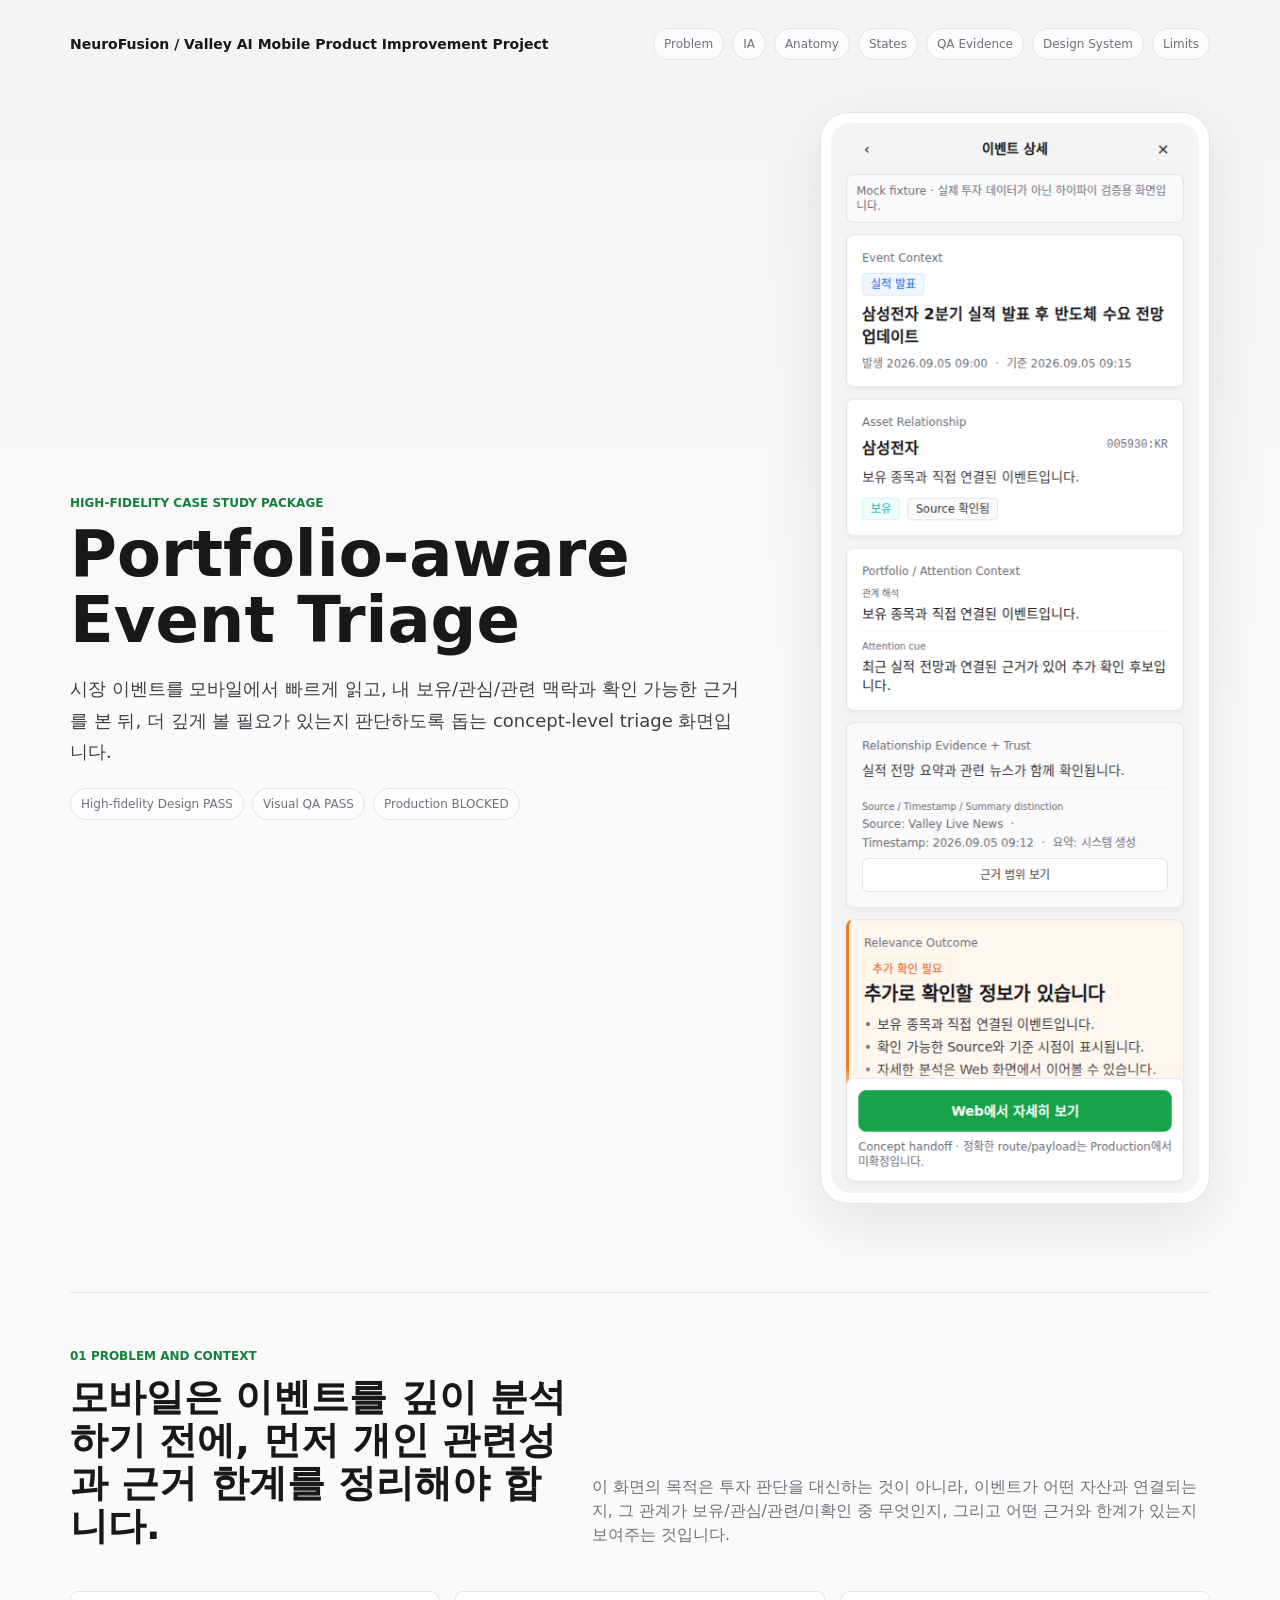
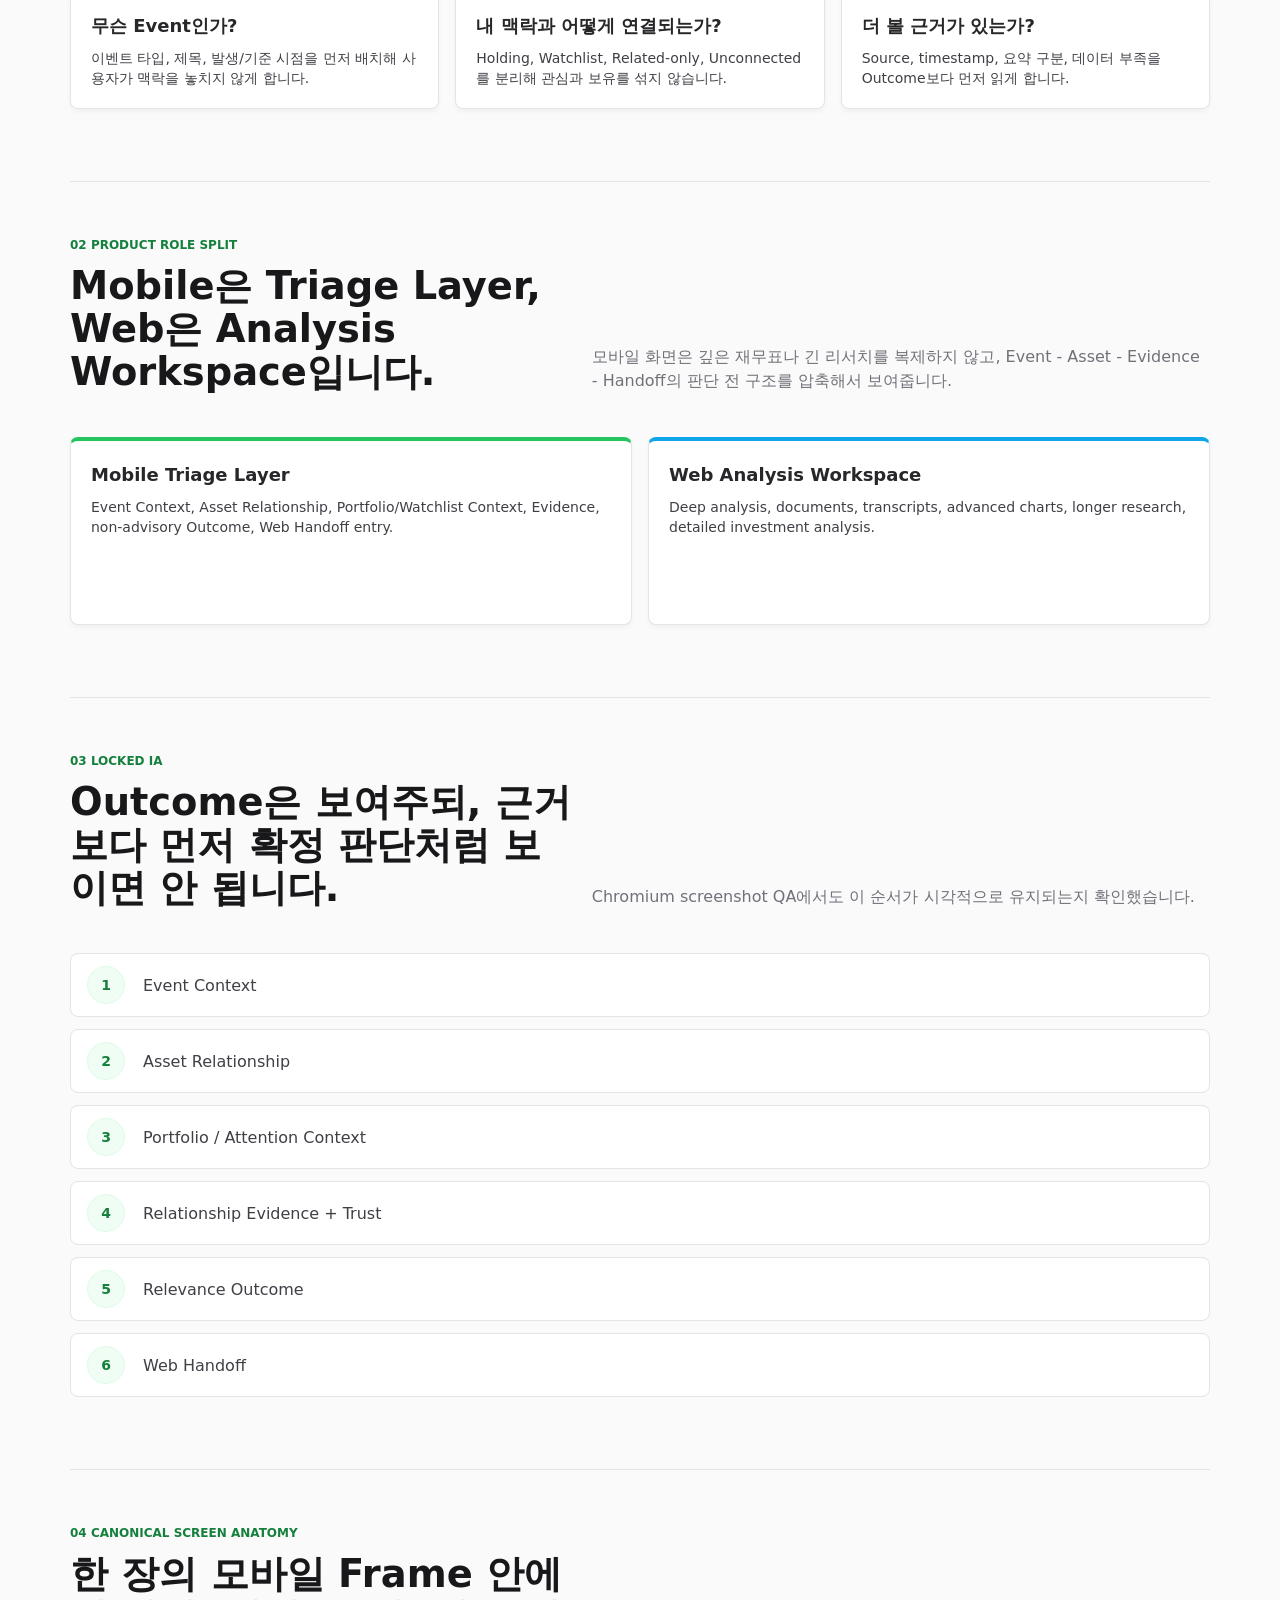
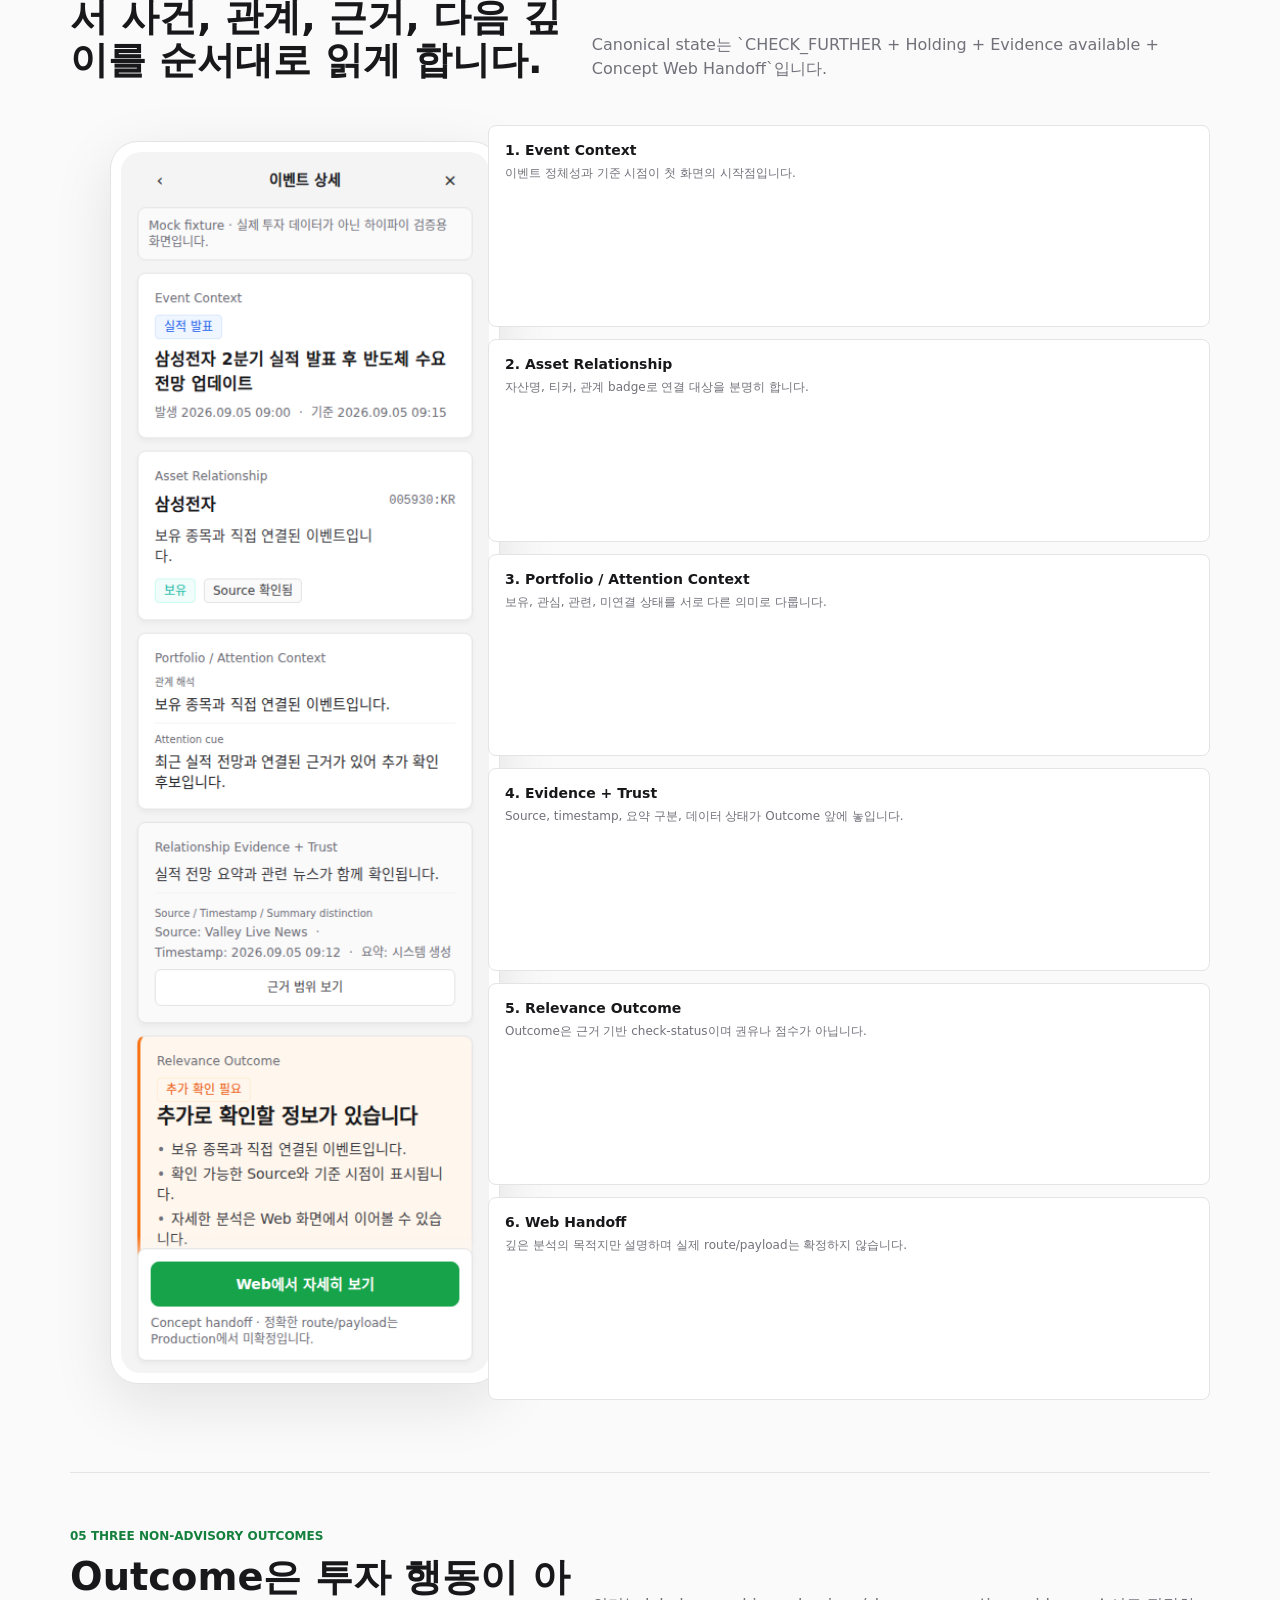
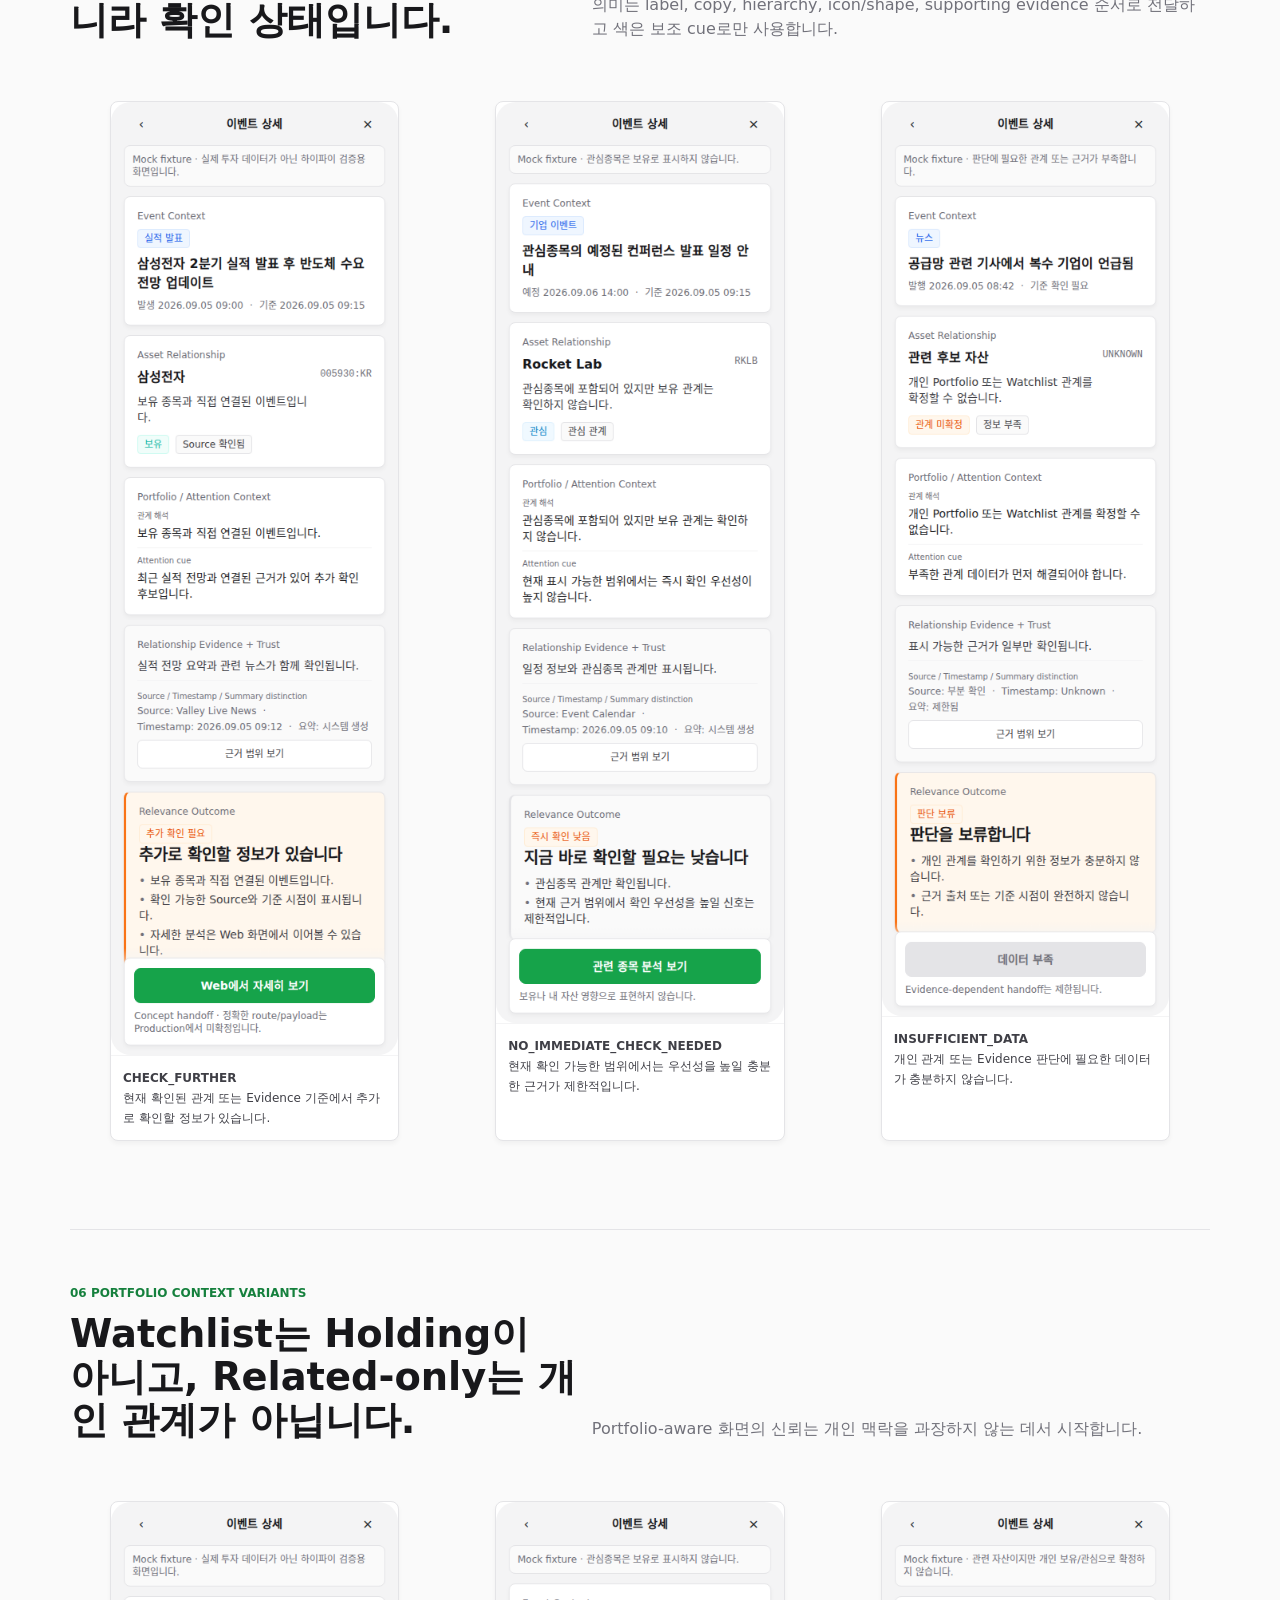
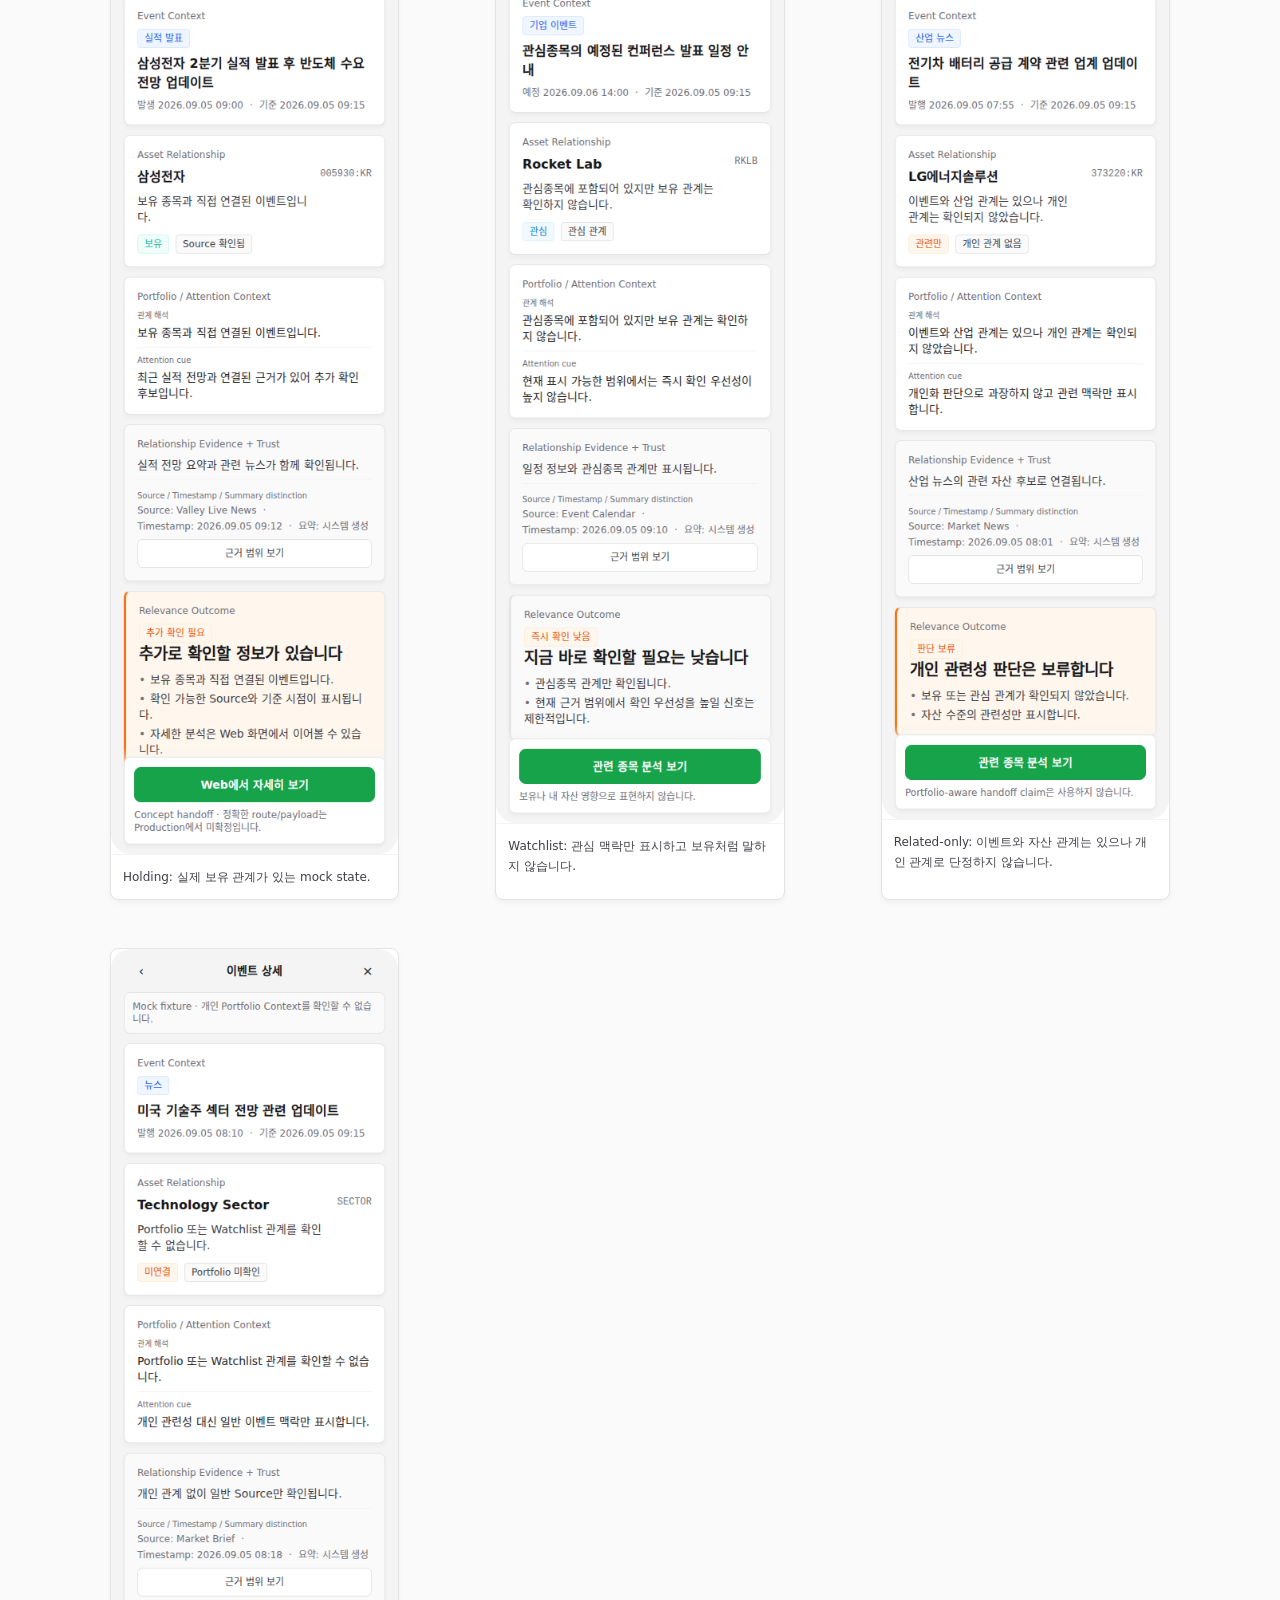
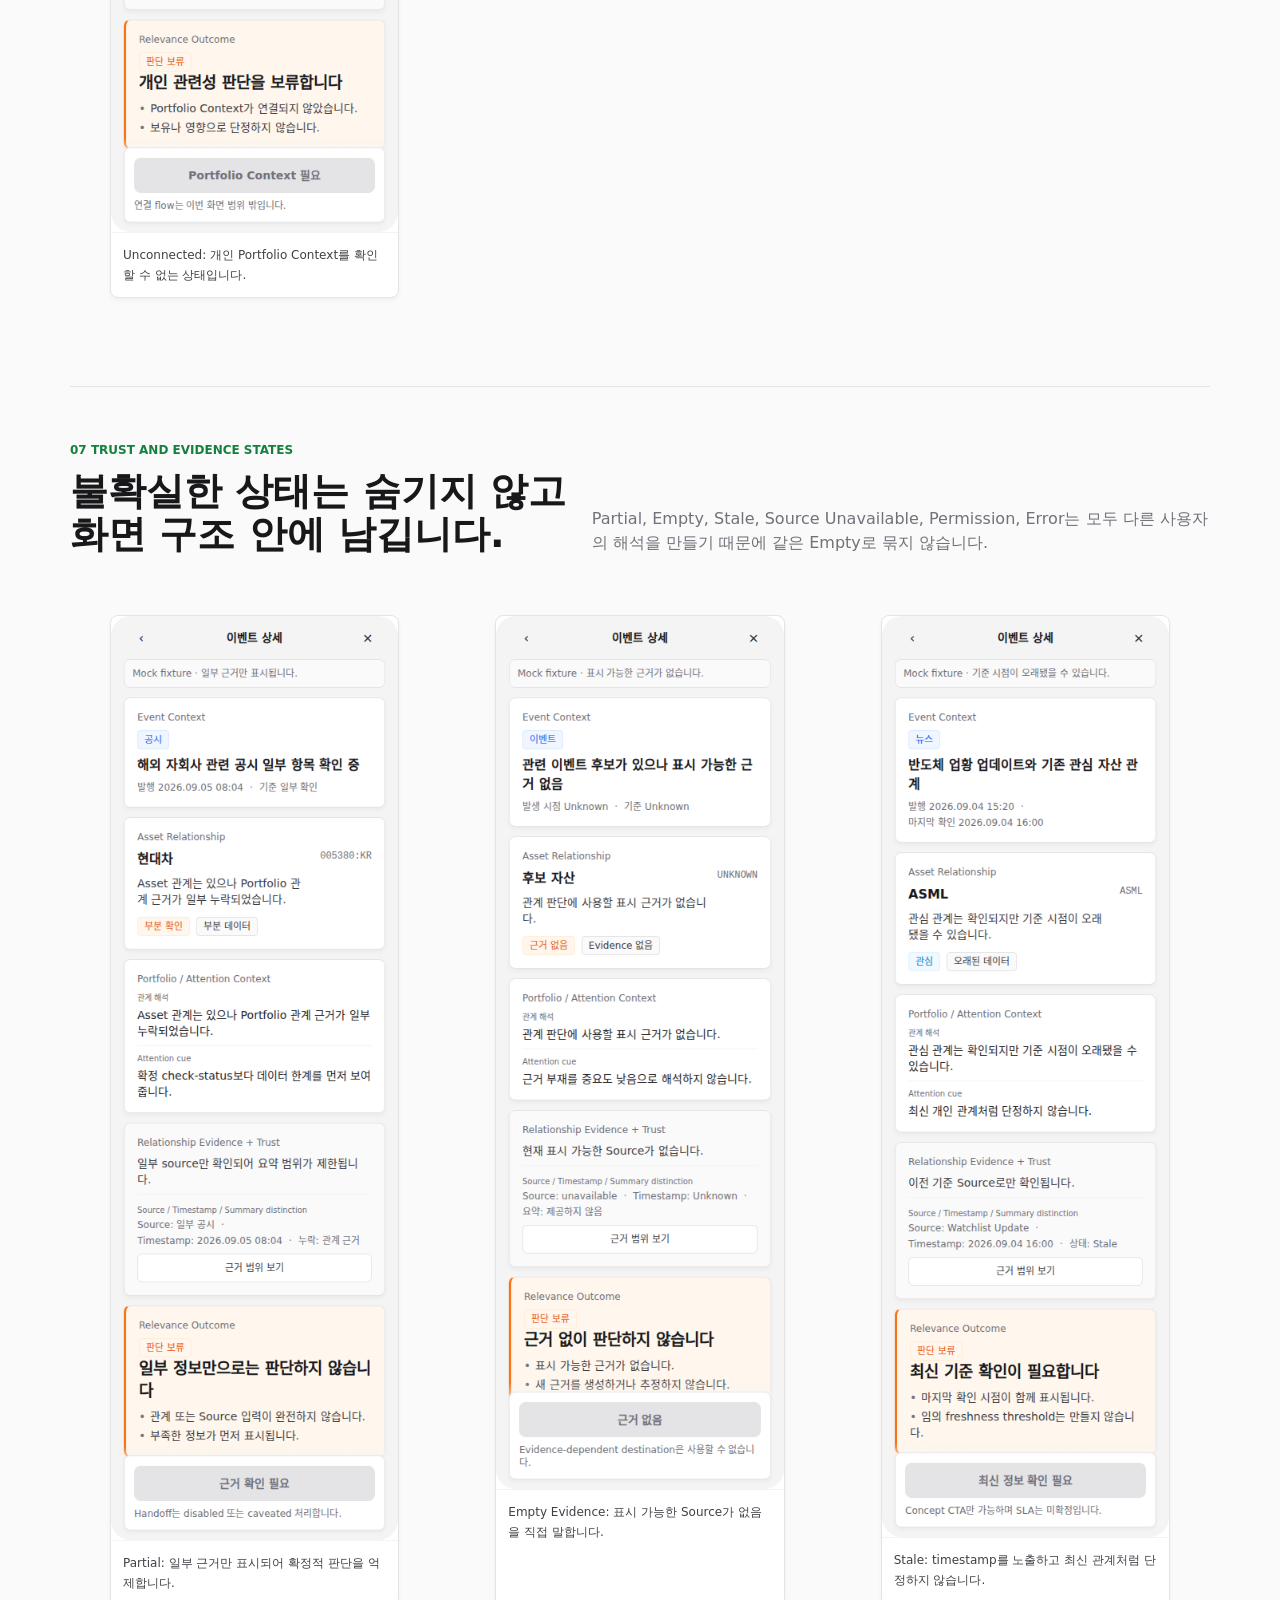
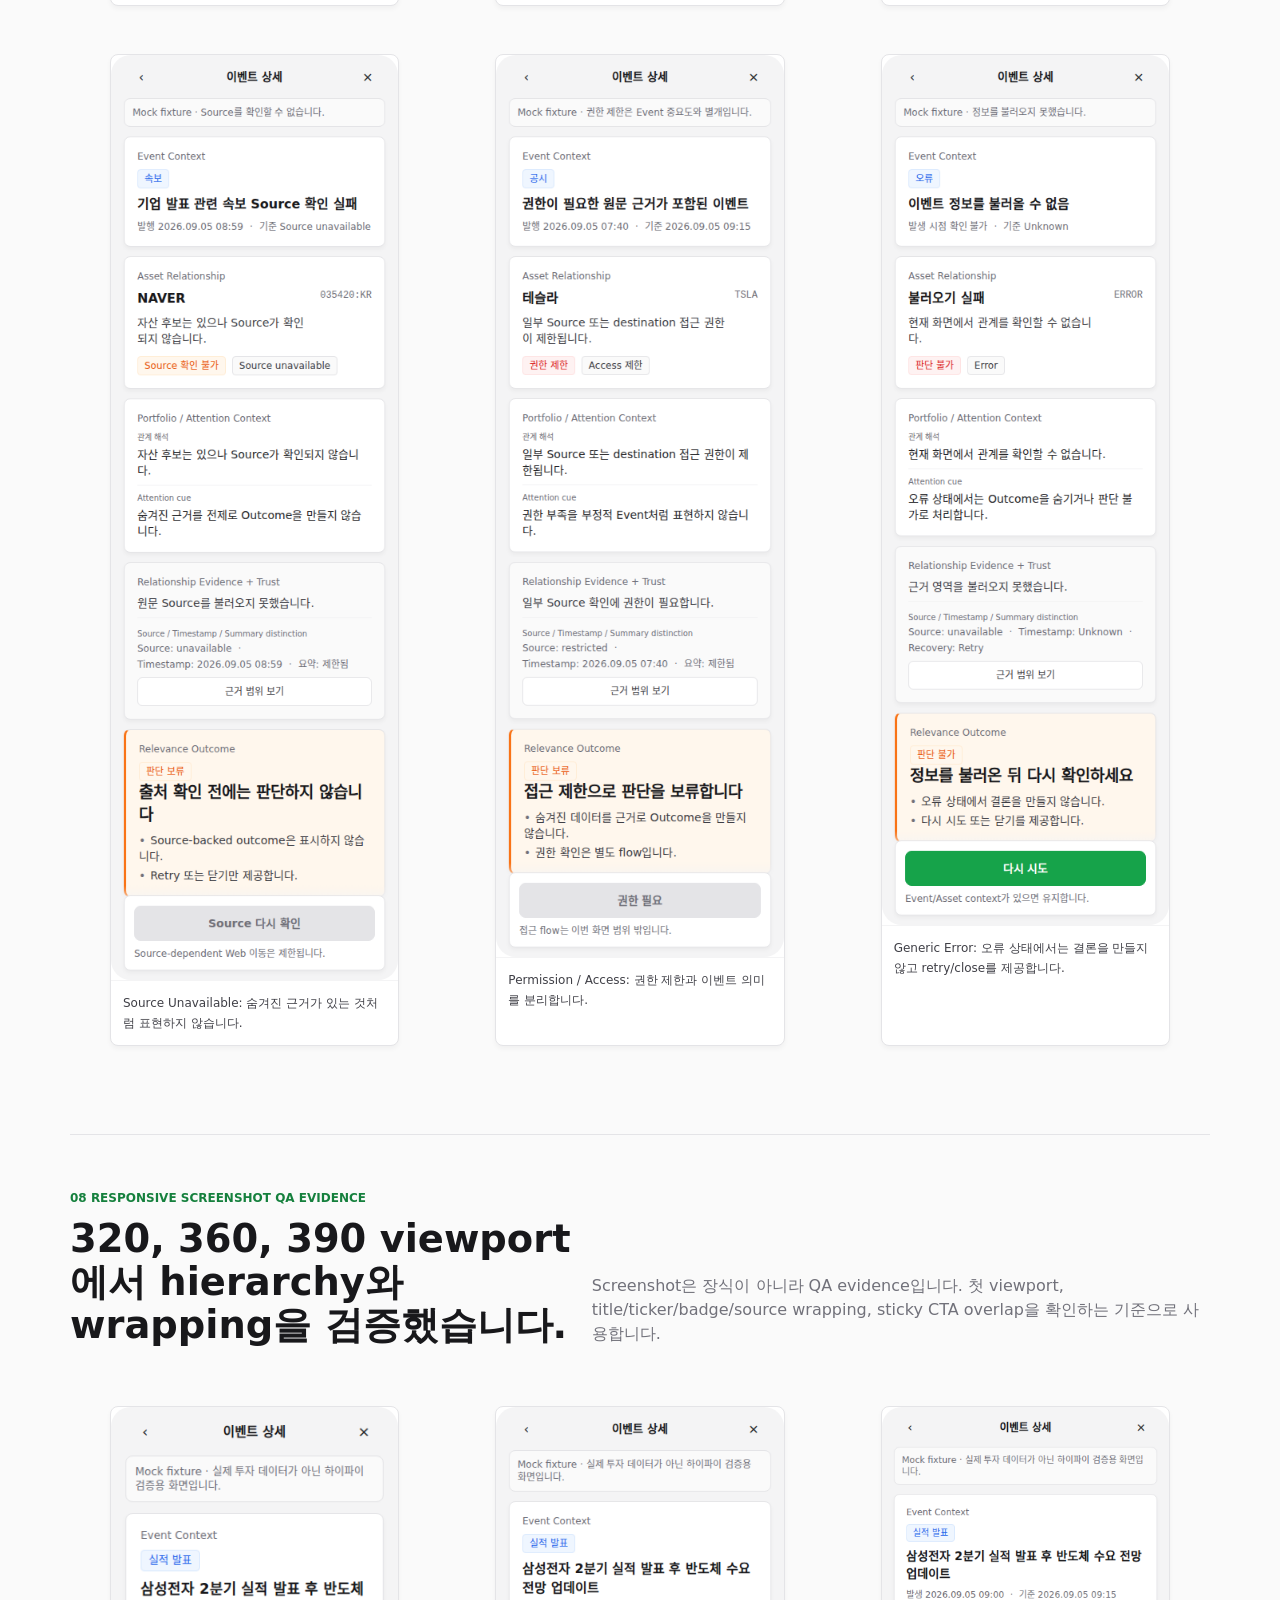
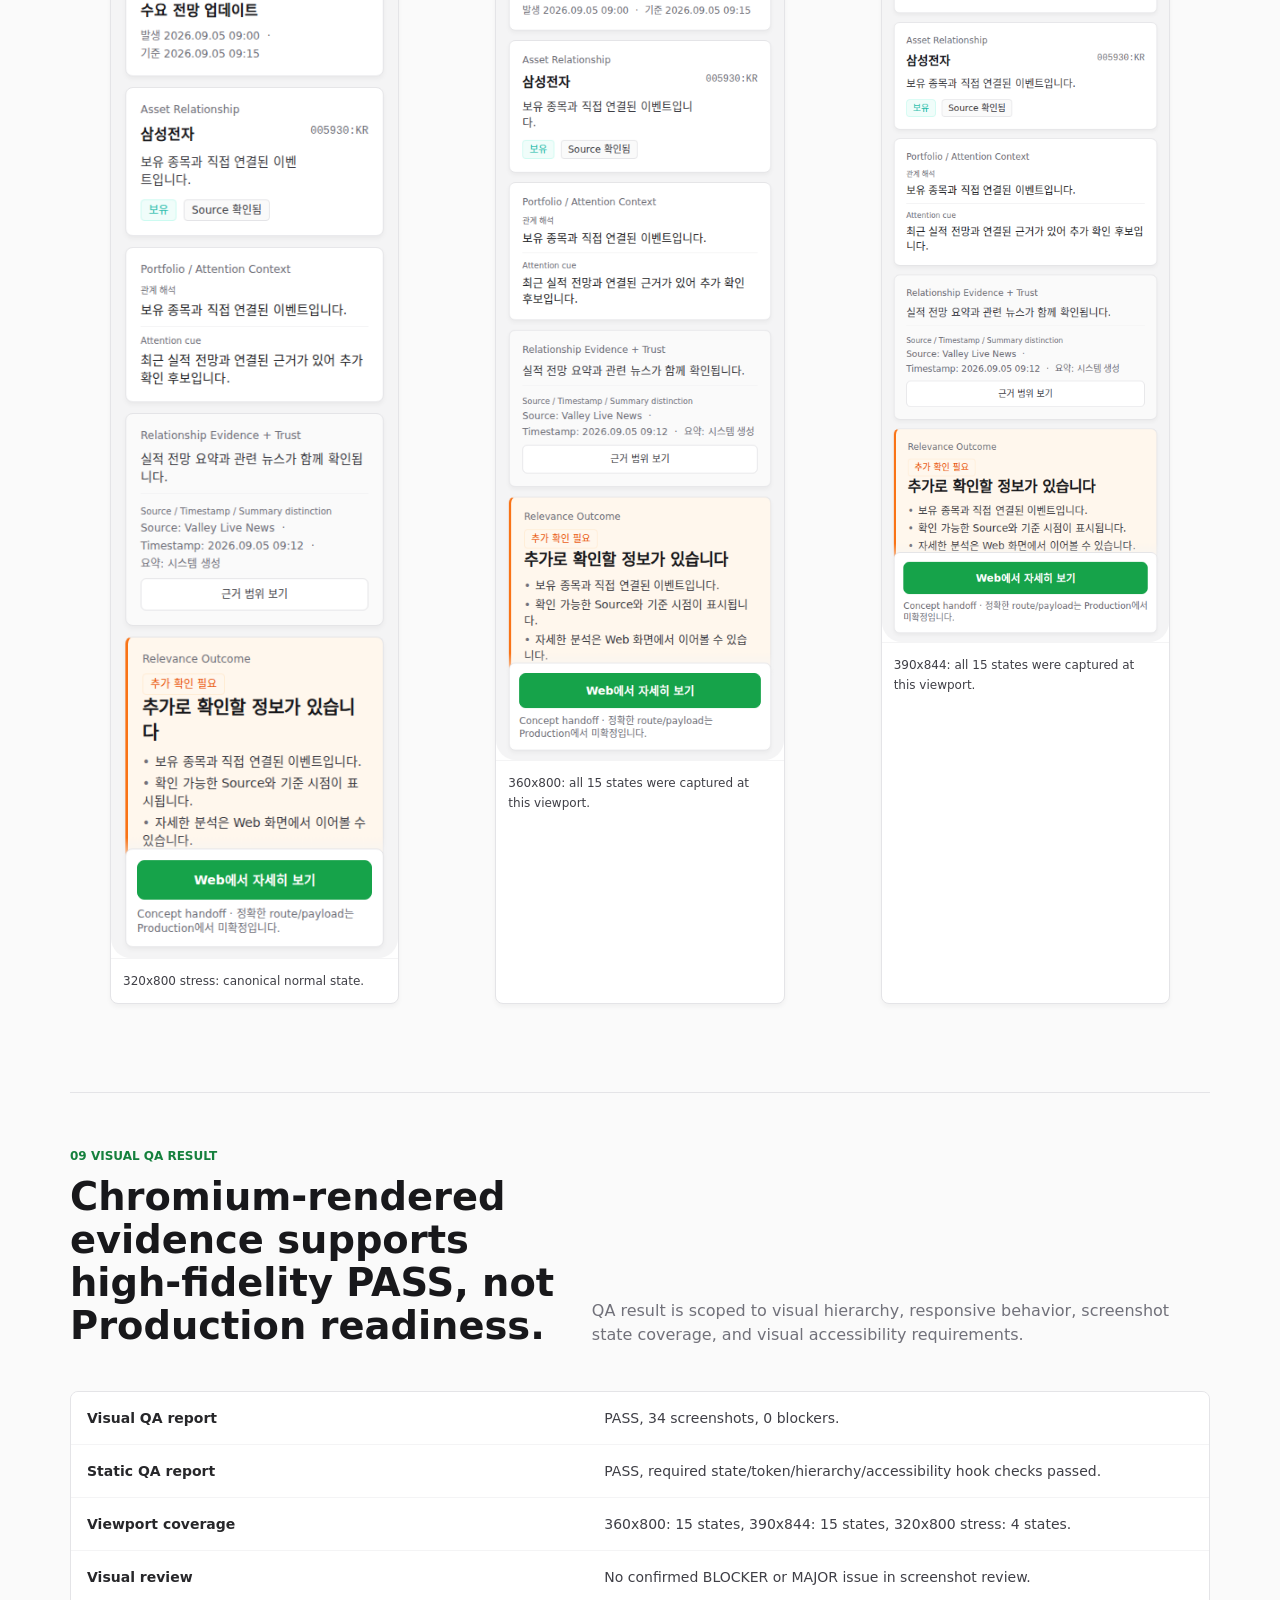
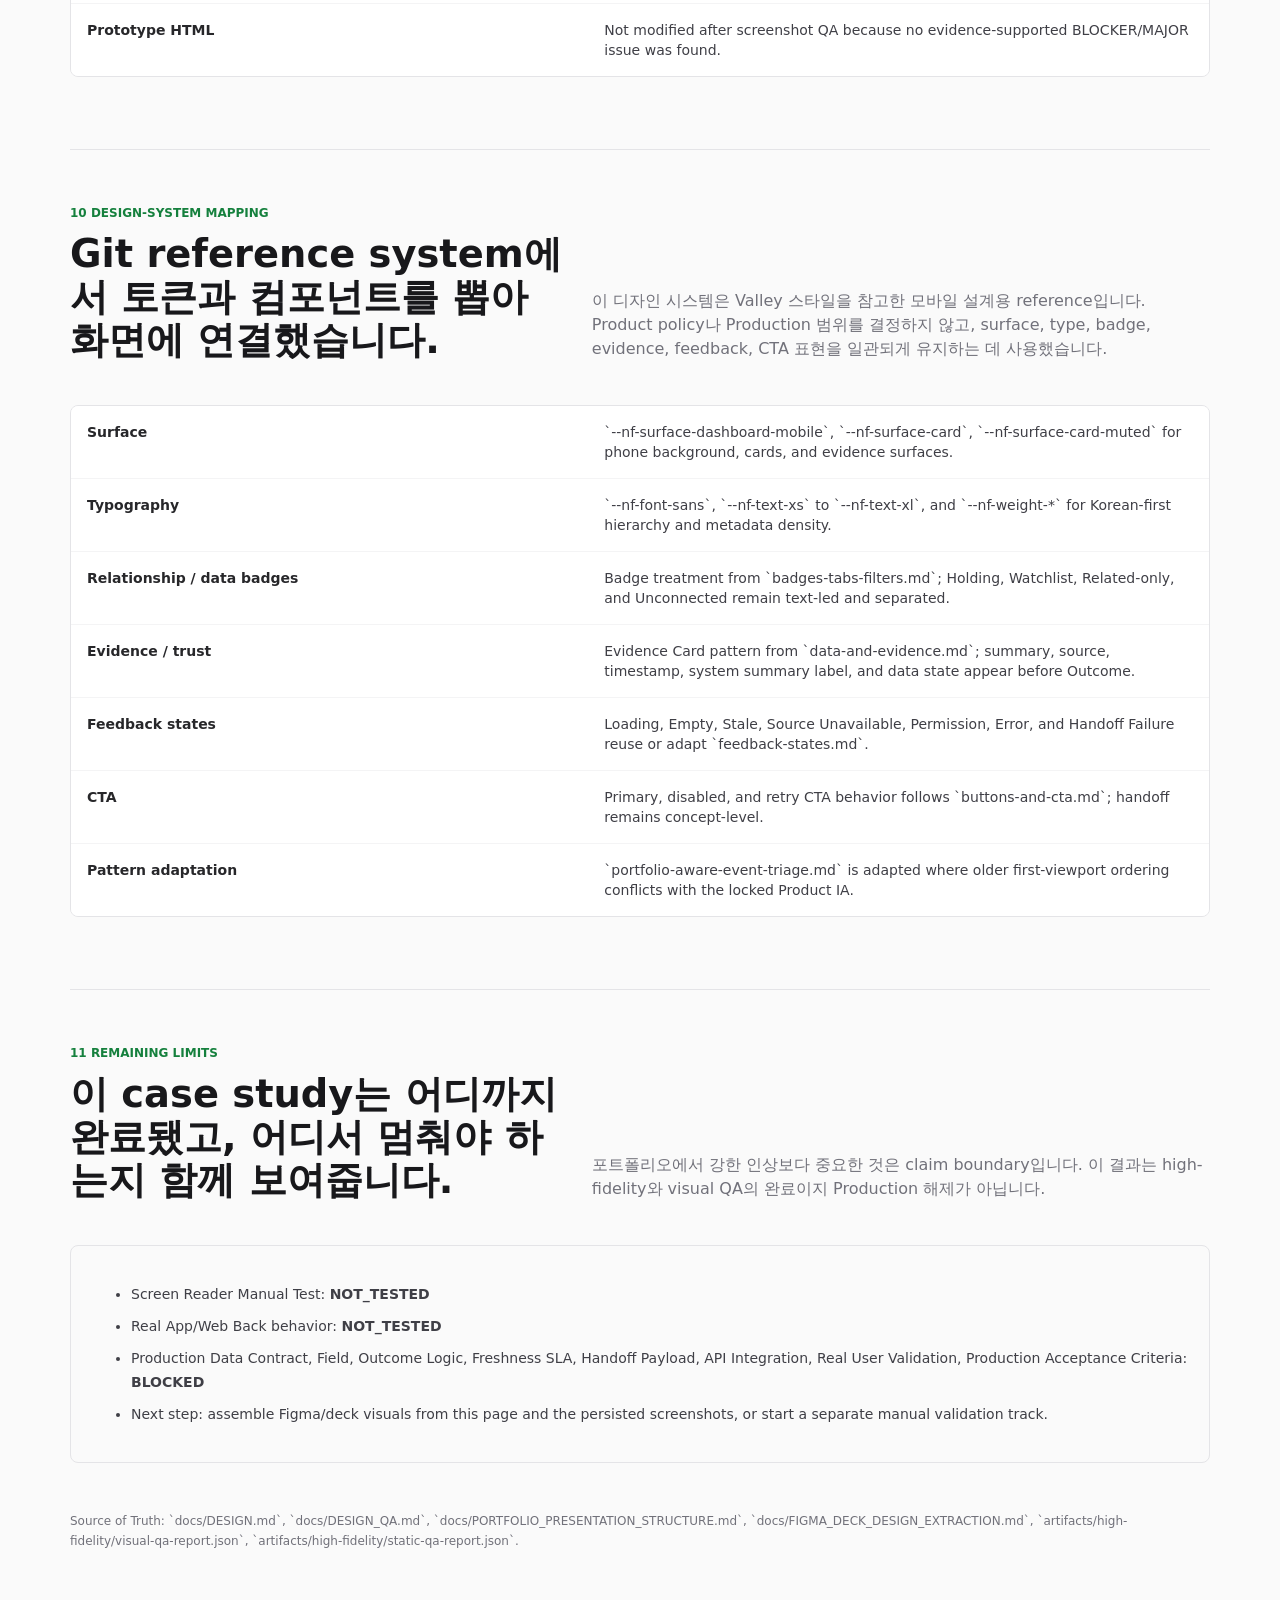
<file: portfolio/case-study/index.html>
<!doctype html>
<html lang="ko">
  <head>
    <meta charset="utf-8" />
    <meta name="viewport" content="width=device-width, initial-scale=1" />
    <title>Portfolio-aware Event Triage Case Study</title>
    <style>
      @import url("../../design-system/tokens/valley-reference-tokens.css");

      * {
        box-sizing: border-box;
      }

      html {
        background: var(--nf-surface-dashboard-desktop);
        color: var(--nf-text-body);
        font-family: var(--nf-font-sans);
        scroll-behavior: smooth;
      }

      body {
        margin: 0;
        background: linear-gradient(180deg, var(--nf-surface-dashboard-mobile) 0, var(--nf-surface-dashboard-desktop) 720px);
      }

      a {
        color: inherit;
      }

      .page {
        margin: 0 auto;
        max-width: 1180px;
        padding: 28px 20px 72px;
      }

      .topbar {
        align-items: center;
        display: flex;
        justify-content: space-between;
        gap: var(--nf-space-4);
        margin-bottom: 36px;
      }

      .brand {
        color: var(--nf-text-title);
        font-size: var(--nf-text-sm);
        font-weight: var(--nf-weight-semibold);
        letter-spacing: 0;
      }

      .nav {
        display: flex;
        flex-wrap: wrap;
        gap: var(--nf-space-2);
        justify-content: flex-end;
      }

      .nav a,
      .tag {
        align-items: center;
        background: rgb(255 255 255 / 72%);
        border: 1px solid var(--nf-border-default);
        border-radius: 999px;
        color: var(--nf-text-muted);
        display: inline-flex;
        font-size: var(--nf-text-xs);
        font-weight: var(--nf-weight-medium);
        min-height: 32px;
        padding: 6px 10px;
        text-decoration: none;
      }

      .hero {
        display: grid;
        gap: 36px;
        grid-template-columns: minmax(0, 1fr) minmax(280px, 390px);
        min-height: 620px;
        place-items: center;
      }

      .eyebrow {
        color: var(--nf-text-primary);
        font-size: var(--nf-text-xs);
        font-weight: var(--nf-weight-bold);
        margin: 0 0 var(--nf-space-3);
        text-transform: uppercase;
      }

      h1,
      h2,
      h3,
      p {
        margin-top: 0;
      }

      h1 {
        color: var(--nf-text-title);
        font-size: clamp(2.1rem, 5vw, 4.5rem);
        letter-spacing: 0;
        line-height: 1.02;
        margin-bottom: var(--nf-space-5);
      }

      h2 {
        color: var(--nf-text-title);
        font-size: clamp(1.55rem, 3vw, 2.4rem);
        letter-spacing: 0;
        line-height: 1.12;
        margin-bottom: var(--nf-space-4);
      }

      h3 {
        color: var(--nf-text-strong);
        font-size: var(--nf-text-lg);
        letter-spacing: 0;
        line-height: var(--nf-leading-lg);
        margin-bottom: var(--nf-space-2);
      }

      .lead {
        color: var(--nf-text-body);
        font-size: var(--nf-text-lg);
        line-height: 1.75;
        max-width: 680px;
      }

      .meta-row {
        display: flex;
        flex-wrap: wrap;
        gap: var(--nf-space-2);
        margin-top: var(--nf-space-5);
      }

      .phone-frame {
        background: var(--nf-surface-card);
        border: 1px solid var(--nf-border-default);
        border-radius: 28px;
        box-shadow: 0 18px 60px rgb(24 24 27 / 10%);
        padding: 10px;
        width: min(100%, 390px);
      }

      .phone-frame img,
      .shot img {
        border-radius: 20px;
        display: block;
        height: auto;
        width: 100%;
      }

      .section {
        border-top: 1px solid var(--nf-border-default);
        margin-top: 72px;
        padding-top: 56px;
      }

      .section-head {
        align-items: end;
        display: grid;
        gap: var(--nf-space-4);
        grid-template-columns: minmax(0, 0.9fr) minmax(260px, 1.1fr);
        margin-bottom: 28px;
      }

      .section-copy {
        color: var(--nf-text-muted);
        font-size: var(--nf-text-base);
        line-height: var(--nf-leading-base);
      }

      .grid {
        display: grid;
        gap: var(--nf-space-4);
      }

      .grid.two {
        grid-template-columns: repeat(2, minmax(0, 1fr));
      }

      .grid.three {
        grid-template-columns: repeat(3, minmax(0, 1fr));
      }

      .grid.four {
        grid-template-columns: repeat(4, minmax(0, 1fr));
      }

      .card,
      .evidence-card {
        background: var(--nf-surface-card);
        border: 1px solid var(--nf-border-default);
        border-radius: var(--nf-radius-lg);
        box-shadow: var(--nf-shadow-card);
        padding: var(--nf-space-5);
      }

      .card.compact {
        padding: var(--nf-space-4);
      }

      .card p,
      .evidence-card p {
        color: var(--nf-text-body);
        font-size: var(--nf-text-sm);
        line-height: var(--nf-leading-sm);
        margin-bottom: 0;
      }

      .small {
        color: var(--nf-text-muted);
        font-size: var(--nf-text-xs);
        line-height: var(--nf-leading-sm);
      }

      .role {
        min-height: 188px;
      }

      .role.mobile {
        border-top: 4px solid var(--nf-semantic-primary-500);
      }

      .role.web {
        border-top: 4px solid var(--nf-semantic-tertiary-500);
      }

      .ia {
        counter-reset: ia;
        display: grid;
        gap: var(--nf-space-3);
      }

      .ia-step {
        align-items: center;
        background: var(--nf-surface-card);
        border: 1px solid var(--nf-border-default);
        border-radius: var(--nf-radius-lg);
        display: grid;
        gap: var(--nf-space-3);
        grid-template-columns: 44px 1fr;
        min-height: 64px;
        padding: var(--nf-space-3) var(--nf-space-4);
      }

      .ia-step::before {
        align-items: center;
        background: var(--nf-semantic-primary-50);
        border: 1px solid var(--nf-semantic-primary-100);
        border-radius: 50%;
        color: var(--nf-text-primary);
        content: counter(ia);
        counter-increment: ia;
        display: inline-flex;
        font-size: var(--nf-text-sm);
        font-weight: var(--nf-weight-bold);
        height: 36px;
        justify-content: center;
        width: 36px;
      }

      .callout-layout {
        display: grid;
        gap: 28px;
        grid-template-columns: minmax(280px, 390px) minmax(0, 1fr);
      }

      .callout-list {
        display: grid;
        gap: var(--nf-space-3);
      }

      .callout {
        background: var(--nf-surface-card);
        border: 1px solid var(--nf-border-default);
        border-radius: var(--nf-radius-lg);
        padding: var(--nf-space-4);
      }

      .callout strong {
        color: var(--nf-text-title);
        display: block;
        font-size: var(--nf-text-sm);
        margin-bottom: var(--nf-space-1);
      }

      .shot-grid {
        display: grid;
        gap: var(--nf-space-4);
        grid-template-columns: repeat(3, minmax(0, 1fr));
      }

      .shot {
        background: var(--nf-surface-card);
        border: 1px solid var(--nf-border-default);
        border-radius: var(--nf-radius-lg);
        box-shadow: var(--nf-shadow-card);
        overflow: hidden;
      }

      .shot figcaption {
        border-top: 1px solid var(--nf-border-subtle);
        color: var(--nf-text-body);
        font-size: var(--nf-text-xs);
        line-height: var(--nf-leading-sm);
        padding: var(--nf-space-3);
      }

      .result-table {
        border: 1px solid var(--nf-border-default);
        border-radius: var(--nf-radius-lg);
        overflow: hidden;
      }

      .result-row {
        display: grid;
        grid-template-columns: 1fr 1.2fr;
      }

      .result-row > div {
        background: var(--nf-surface-card);
        border-bottom: 1px solid var(--nf-border-subtle);
        color: var(--nf-text-body);
        font-size: var(--nf-text-sm);
        line-height: var(--nf-leading-sm);
        padding: var(--nf-space-4);
      }

      .result-row:last-child > div {
        border-bottom: 0;
      }

      .result-row > div:first-child {
        color: var(--nf-text-strong);
        font-weight: var(--nf-weight-semibold);
      }

      .boundary {
        background: var(--nf-surface-card-muted);
        border: 1px solid var(--nf-border-default);
        border-radius: var(--nf-radius-lg);
        padding: var(--nf-space-5);
      }

      .boundary li {
        color: var(--nf-text-body);
        font-size: var(--nf-text-sm);
        line-height: var(--nf-leading-base);
        margin-bottom: var(--nf-space-2);
      }

      .footer-note {
        color: var(--nf-text-muted);
        font-size: var(--nf-text-xs);
        line-height: var(--nf-leading-sm);
        margin-top: 48px;
      }

      @media (max-width: 860px) {
        .hero,
        .section-head,
        .callout-layout,
        .grid.two,
        .grid.three,
        .grid.four,
        .shot-grid {
          grid-template-columns: 1fr;
        }

        .hero {
          min-height: auto;
        }

        .topbar {
          align-items: flex-start;
          flex-direction: column;
        }
      }
    </style>
  </head>
  <body>
    <main class="page">
      <header class="topbar" aria-label="Case study navigation">
        <div class="brand">NeuroFusion / Valley AI Mobile Product Improvement Project</div>
        <nav class="nav" aria-label="Sections">
          <a href="#problem">Problem</a>
          <a href="#ia">IA</a>
          <a href="#anatomy">Anatomy</a>
          <a href="#states">States</a>
          <a href="#qa">QA Evidence</a>
          <a href="#design-system">Design System</a>
          <a href="#limits">Limits</a>
        </nav>
      </header>

      <section class="hero" aria-labelledby="title">
        <div>
          <p class="eyebrow">High-fidelity case study package</p>
          <h1 id="title">Portfolio-aware Event Triage</h1>
          <p class="lead">
            시장 이벤트를 모바일에서 빠르게 읽고, 내 보유/관심/관련 맥락과 확인 가능한 근거를 본 뒤,
            더 깊게 볼 필요가 있는지 판단하도록 돕는 concept-level triage 화면입니다.
          </p>
          <div class="meta-row" aria-label="Current gate">
            <span class="tag">High-fidelity Design PASS</span>
            <span class="tag">Visual QA PASS</span>
            <span class="tag">Production BLOCKED</span>
          </div>
        </div>
        <figure class="phone-frame">
          <img src="../../artifacts/high-fidelity/390x844-normal.png" alt="390x844 canonical normal high-fidelity mobile frame" />
        </figure>
      </section>

      <section class="section" id="problem" aria-labelledby="problem-title">
        <div class="section-head">
          <div>
            <p class="eyebrow">01 Problem and context</p>
            <h2 id="problem-title">모바일은 이벤트를 깊이 분석하기 전에, 먼저 개인 관련성과 근거 한계를 정리해야 합니다.</h2>
          </div>
          <p class="section-copy">
            이 화면의 목적은 투자 판단을 대신하는 것이 아니라, 이벤트가 어떤 자산과 연결되는지,
            그 관계가 보유/관심/관련/미확인 중 무엇인지, 그리고 어떤 근거와 한계가 있는지 보여주는 것입니다.
          </p>
        </div>
        <div class="grid three">
          <article class="card">
            <h3>무슨 Event인가?</h3>
            <p>이벤트 타입, 제목, 발생/기준 시점을 먼저 배치해 사용자가 맥락을 놓치지 않게 합니다.</p>
          </article>
          <article class="card">
            <h3>내 맥락과 어떻게 연결되는가?</h3>
            <p>Holding, Watchlist, Related-only, Unconnected를 분리해 관심과 보유를 섞지 않습니다.</p>
          </article>
          <article class="card">
            <h3>더 볼 근거가 있는가?</h3>
            <p>Source, timestamp, 요약 구분, 데이터 부족을 Outcome보다 먼저 읽게 합니다.</p>
          </article>
        </div>
      </section>

      <section class="section" id="roles" aria-labelledby="roles-title">
        <div class="section-head">
          <div>
            <p class="eyebrow">02 Product role split</p>
            <h2 id="roles-title">Mobile은 Triage Layer, Web은 Analysis Workspace입니다.</h2>
          </div>
          <p class="section-copy">
            모바일 화면은 깊은 재무표나 긴 리서치를 복제하지 않고, Event - Asset - Evidence - Handoff의
            판단 전 구조를 압축해서 보여줍니다.
          </p>
        </div>
        <div class="grid two">
          <article class="card role mobile">
            <h3>Mobile Triage Layer</h3>
            <p>Event Context, Asset Relationship, Portfolio/Watchlist Context, Evidence, non-advisory Outcome, Web Handoff entry.</p>
          </article>
          <article class="card role web">
            <h3>Web Analysis Workspace</h3>
            <p>Deep analysis, documents, transcripts, advanced charts, longer research, detailed investment analysis.</p>
          </article>
        </div>
      </section>

      <section class="section" id="ia" aria-labelledby="ia-title">
        <div class="section-head">
          <div>
            <p class="eyebrow">03 Locked IA</p>
            <h2 id="ia-title">Outcome은 보여주되, 근거보다 먼저 확정 판단처럼 보이면 안 됩니다.</h2>
          </div>
          <p class="section-copy">
            Chromium screenshot QA에서도 이 순서가 시각적으로 유지되는지 확인했습니다.
          </p>
        </div>
        <div class="ia" aria-label="Locked information architecture">
          <div class="ia-step">Event Context</div>
          <div class="ia-step">Asset Relationship</div>
          <div class="ia-step">Portfolio / Attention Context</div>
          <div class="ia-step">Relationship Evidence + Trust</div>
          <div class="ia-step">Relevance Outcome</div>
          <div class="ia-step">Web Handoff</div>
        </div>
      </section>

      <section class="section" id="anatomy" aria-labelledby="anatomy-title">
        <div class="section-head">
          <div>
            <p class="eyebrow">04 Canonical screen anatomy</p>
            <h2 id="anatomy-title">한 장의 모바일 Frame 안에서 사건, 관계, 근거, 다음 깊이를 순서대로 읽게 합니다.</h2>
          </div>
          <p class="section-copy">
            Canonical state는 `CHECK_FURTHER + Holding + Evidence available + Concept Web Handoff`입니다.
          </p>
        </div>
        <div class="callout-layout">
          <figure class="phone-frame">
            <img src="../../artifacts/high-fidelity/360x800-normal.png" alt="360x800 normal high-fidelity mobile frame" />
          </figure>
          <div class="callout-list">
            <div class="callout"><strong>1. Event Context</strong><span class="small">이벤트 정체성과 기준 시점이 첫 화면의 시작점입니다.</span></div>
            <div class="callout"><strong>2. Asset Relationship</strong><span class="small">자산명, 티커, 관계 badge로 연결 대상을 분명히 합니다.</span></div>
            <div class="callout"><strong>3. Portfolio / Attention Context</strong><span class="small">보유, 관심, 관련, 미연결 상태를 서로 다른 의미로 다룹니다.</span></div>
            <div class="callout"><strong>4. Evidence + Trust</strong><span class="small">Source, timestamp, 요약 구분, 데이터 상태가 Outcome 앞에 놓입니다.</span></div>
            <div class="callout"><strong>5. Relevance Outcome</strong><span class="small">Outcome은 근거 기반 check-status이며 권유나 점수가 아닙니다.</span></div>
            <div class="callout"><strong>6. Web Handoff</strong><span class="small">깊은 분석의 목적지만 설명하며 실제 route/payload는 확정하지 않습니다.</span></div>
          </div>
        </div>
      </section>

      <section class="section" id="outcomes" aria-labelledby="outcomes-title">
        <div class="section-head">
          <div>
            <p class="eyebrow">05 Three non-advisory outcomes</p>
            <h2 id="outcomes-title">Outcome은 투자 행동이 아니라 확인 상태입니다.</h2>
          </div>
          <p class="section-copy">
            의미는 label, copy, hierarchy, icon/shape, supporting evidence 순서로 전달하고 색은 보조 cue로만 사용합니다.
          </p>
        </div>
        <div class="shot-grid">
          <figure class="shot">
            <img src="../../artifacts/high-fidelity/360x800-normal.png" alt="CHECK_FURTHER holding state screenshot" />
            <figcaption><strong>CHECK_FURTHER</strong><br />현재 확인된 관계 또는 Evidence 기준에서 추가로 확인할 정보가 있습니다.</figcaption>
          </figure>
          <figure class="shot">
            <img src="../../artifacts/high-fidelity/360x800-watchlist.png" alt="NO_IMMEDIATE_CHECK_NEEDED watchlist state screenshot" />
            <figcaption><strong>NO_IMMEDIATE_CHECK_NEEDED</strong><br />현재 확인 가능한 범위에서는 우선성을 높일 충분한 근거가 제한적입니다.</figcaption>
          </figure>
          <figure class="shot">
            <img src="../../artifacts/high-fidelity/360x800-insufficient.png" alt="INSUFFICIENT_DATA state screenshot" />
            <figcaption><strong>INSUFFICIENT_DATA</strong><br />개인 관계 또는 Evidence 판단에 필요한 데이터가 충분하지 않습니다.</figcaption>
          </figure>
        </div>
      </section>

      <section class="section" id="portfolio" aria-labelledby="portfolio-title">
        <div class="section-head">
          <div>
            <p class="eyebrow">06 Portfolio context variants</p>
            <h2 id="portfolio-title">Watchlist는 Holding이 아니고, Related-only는 개인 관계가 아닙니다.</h2>
          </div>
          <p class="section-copy">
            Portfolio-aware 화면의 신뢰는 개인 맥락을 과장하지 않는 데서 시작합니다.
          </p>
        </div>
        <div class="shot-grid">
          <figure class="shot">
            <img src="../../artifacts/high-fidelity/360x800-normal.png" alt="Holding context screenshot" />
            <figcaption>Holding: 실제 보유 관계가 있는 mock state.</figcaption>
          </figure>
          <figure class="shot">
            <img src="../../artifacts/high-fidelity/360x800-watchlist.png" alt="Watchlist context screenshot" />
            <figcaption>Watchlist: 관심 맥락만 표시하고 보유처럼 말하지 않습니다.</figcaption>
          </figure>
          <figure class="shot">
            <img src="../../artifacts/high-fidelity/360x800-related.png" alt="Related-only context screenshot" />
            <figcaption>Related-only: 이벤트와 자산 관계는 있으나 개인 관계로 단정하지 않습니다.</figcaption>
          </figure>
          <figure class="shot">
            <img src="../../artifacts/high-fidelity/360x800-unconnected.png" alt="Portfolio unconnected context screenshot" />
            <figcaption>Unconnected: 개인 Portfolio Context를 확인할 수 없는 상태입니다.</figcaption>
          </figure>
        </div>
      </section>

      <section class="section" id="states" aria-labelledby="states-title">
        <div class="section-head">
          <div>
            <p class="eyebrow">07 Trust and evidence states</p>
            <h2 id="states-title">불확실한 상태는 숨기지 않고 화면 구조 안에 남깁니다.</h2>
          </div>
          <p class="section-copy">
            Partial, Empty, Stale, Source Unavailable, Permission, Error는 모두 다른 사용자의 해석을 만들기 때문에 같은 Empty로 묶지 않습니다.
          </p>
        </div>
        <div class="shot-grid">
          <figure class="shot">
            <img src="../../artifacts/high-fidelity/360x800-partial.png" alt="Partial data state screenshot" />
            <figcaption>Partial: 일부 근거만 표시되어 확정적 판단을 억제합니다.</figcaption>
          </figure>
          <figure class="shot">
            <img src="../../artifacts/high-fidelity/360x800-empty.png" alt="Empty evidence state screenshot" />
            <figcaption>Empty Evidence: 표시 가능한 Source가 없음을 직접 말합니다.</figcaption>
          </figure>
          <figure class="shot">
            <img src="../../artifacts/high-fidelity/360x800-stale.png" alt="Stale data state screenshot" />
            <figcaption>Stale: timestamp를 노출하고 최신 관계처럼 단정하지 않습니다.</figcaption>
          </figure>
          <figure class="shot">
            <img src="../../artifacts/high-fidelity/360x800-source.png" alt="Source unavailable state screenshot" />
            <figcaption>Source Unavailable: 숨겨진 근거가 있는 것처럼 표현하지 않습니다.</figcaption>
          </figure>
          <figure class="shot">
            <img src="../../artifacts/high-fidelity/360x800-permission.png" alt="Permission access state screenshot" />
            <figcaption>Permission / Access: 권한 제한과 이벤트 의미를 분리합니다.</figcaption>
          </figure>
          <figure class="shot">
            <img src="../../artifacts/high-fidelity/360x800-error.png" alt="Generic error state screenshot" />
            <figcaption>Generic Error: 오류 상태에서는 결론을 만들지 않고 retry/close를 제공합니다.</figcaption>
          </figure>
        </div>
      </section>

      <section class="section" id="responsive" aria-labelledby="responsive-title">
        <div class="section-head">
          <div>
            <p class="eyebrow">08 Responsive screenshot QA evidence</p>
            <h2 id="responsive-title">320, 360, 390 viewport에서 hierarchy와 wrapping을 검증했습니다.</h2>
          </div>
          <p class="section-copy">
            Screenshot은 장식이 아니라 QA evidence입니다. 첫 viewport, title/ticker/badge/source wrapping, sticky CTA overlap을 확인하는 기준으로 사용합니다.
          </p>
        </div>
        <div class="shot-grid">
          <figure class="shot">
            <img src="../../artifacts/high-fidelity/320x800-normal.png" alt="320x800 stress normal screenshot" />
            <figcaption>320x800 stress: canonical normal state.</figcaption>
          </figure>
          <figure class="shot">
            <img src="../../artifacts/high-fidelity/360x800-normal.png" alt="360x800 normal screenshot" />
            <figcaption>360x800: all 15 states were captured at this viewport.</figcaption>
          </figure>
          <figure class="shot">
            <img src="../../artifacts/high-fidelity/390x844-normal.png" alt="390x844 normal screenshot" />
            <figcaption>390x844: all 15 states were captured at this viewport.</figcaption>
          </figure>
        </div>
      </section>

      <section class="section" id="qa" aria-labelledby="qa-title">
        <div class="section-head">
          <div>
            <p class="eyebrow">09 Visual QA result</p>
            <h2 id="qa-title">Chromium-rendered evidence supports high-fidelity PASS, not Production readiness.</h2>
          </div>
          <p class="section-copy">
            QA result is scoped to visual hierarchy, responsive behavior, screenshot state coverage, and visual accessibility requirements.
          </p>
        </div>
        <div class="result-table" role="table" aria-label="Visual QA result table">
          <div class="result-row" role="row"><div role="cell">Visual QA report</div><div role="cell">PASS, 34 screenshots, 0 blockers.</div></div>
          <div class="result-row" role="row"><div role="cell">Static QA report</div><div role="cell">PASS, required state/token/hierarchy/accessibility hook checks passed.</div></div>
          <div class="result-row" role="row"><div role="cell">Viewport coverage</div><div role="cell">360x800: 15 states, 390x844: 15 states, 320x800 stress: 4 states.</div></div>
          <div class="result-row" role="row"><div role="cell">Visual review</div><div role="cell">No confirmed BLOCKER or MAJOR issue in screenshot review.</div></div>
          <div class="result-row" role="row"><div role="cell">Prototype HTML</div><div role="cell">Not modified after screenshot QA because no evidence-supported BLOCKER/MAJOR issue was found.</div></div>
        </div>
      </section>

      <section class="section" id="design-system" aria-labelledby="design-system-title">
        <div class="section-head">
          <div>
            <p class="eyebrow">10 Design-system mapping</p>
            <h2 id="design-system-title">Git reference system에서 토큰과 컴포넌트를 뽑아 화면에 연결했습니다.</h2>
          </div>
          <p class="section-copy">
            이 디자인 시스템은 Valley 스타일을 참고한 모바일 설계용 reference입니다. Product policy나 Production 범위를 결정하지 않고,
            surface, type, badge, evidence, feedback, CTA 표현을 일관되게 유지하는 데 사용했습니다.
          </p>
        </div>
        <div class="result-table" role="table" aria-label="Design-system mapping table">
          <div class="result-row" role="row"><div role="cell">Surface</div><div role="cell">`--nf-surface-dashboard-mobile`, `--nf-surface-card`, `--nf-surface-card-muted` for phone background, cards, and evidence surfaces.</div></div>
          <div class="result-row" role="row"><div role="cell">Typography</div><div role="cell">`--nf-font-sans`, `--nf-text-xs` to `--nf-text-xl`, and `--nf-weight-*` for Korean-first hierarchy and metadata density.</div></div>
          <div class="result-row" role="row"><div role="cell">Relationship / data badges</div><div role="cell">Badge treatment from `badges-tabs-filters.md`; Holding, Watchlist, Related-only, and Unconnected remain text-led and separated.</div></div>
          <div class="result-row" role="row"><div role="cell">Evidence / trust</div><div role="cell">Evidence Card pattern from `data-and-evidence.md`; summary, source, timestamp, system summary label, and data state appear before Outcome.</div></div>
          <div class="result-row" role="row"><div role="cell">Feedback states</div><div role="cell">Loading, Empty, Stale, Source Unavailable, Permission, Error, and Handoff Failure reuse or adapt `feedback-states.md`.</div></div>
          <div class="result-row" role="row"><div role="cell">CTA</div><div role="cell">Primary, disabled, and retry CTA behavior follows `buttons-and-cta.md`; handoff remains concept-level.</div></div>
          <div class="result-row" role="row"><div role="cell">Pattern adaptation</div><div role="cell">`portfolio-aware-event-triage.md` is adapted where older first-viewport ordering conflicts with the locked Product IA.</div></div>
        </div>
      </section>

      <section class="section" id="limits" aria-labelledby="limits-title">
        <div class="section-head">
          <div>
            <p class="eyebrow">11 Remaining limits</p>
            <h2 id="limits-title">이 case study는 어디까지 완료됐고, 어디서 멈춰야 하는지 함께 보여줍니다.</h2>
          </div>
          <p class="section-copy">
            포트폴리오에서 강한 인상보다 중요한 것은 claim boundary입니다. 이 결과는 high-fidelity와 visual QA의 완료이지 Production 해제가 아닙니다.
          </p>
        </div>
        <div class="boundary">
          <ul>
            <li>Screen Reader Manual Test: <strong>NOT_TESTED</strong></li>
            <li>Real App/Web Back behavior: <strong>NOT_TESTED</strong></li>
            <li>Production Data Contract, Field, Outcome Logic, Freshness SLA, Handoff Payload, API Integration, Real User Validation, Production Acceptance Criteria: <strong>BLOCKED</strong></li>
            <li>Next step: assemble Figma/deck visuals from this page and the persisted screenshots, or start a separate manual validation track.</li>
          </ul>
        </div>
      </section>

      <p class="footer-note">
        Source of Truth: `docs/DESIGN.md`, `docs/DESIGN_QA.md`, `docs/PORTFOLIO_PRESENTATION_STRUCTURE.md`, `docs/FIGMA_DECK_DESIGN_EXTRACTION.md`,
        `artifacts/high-fidelity/visual-qa-report.json`, `artifacts/high-fidelity/static-qa-report.json`.
      </p>
    </main>
  </body>
</html>
</file>
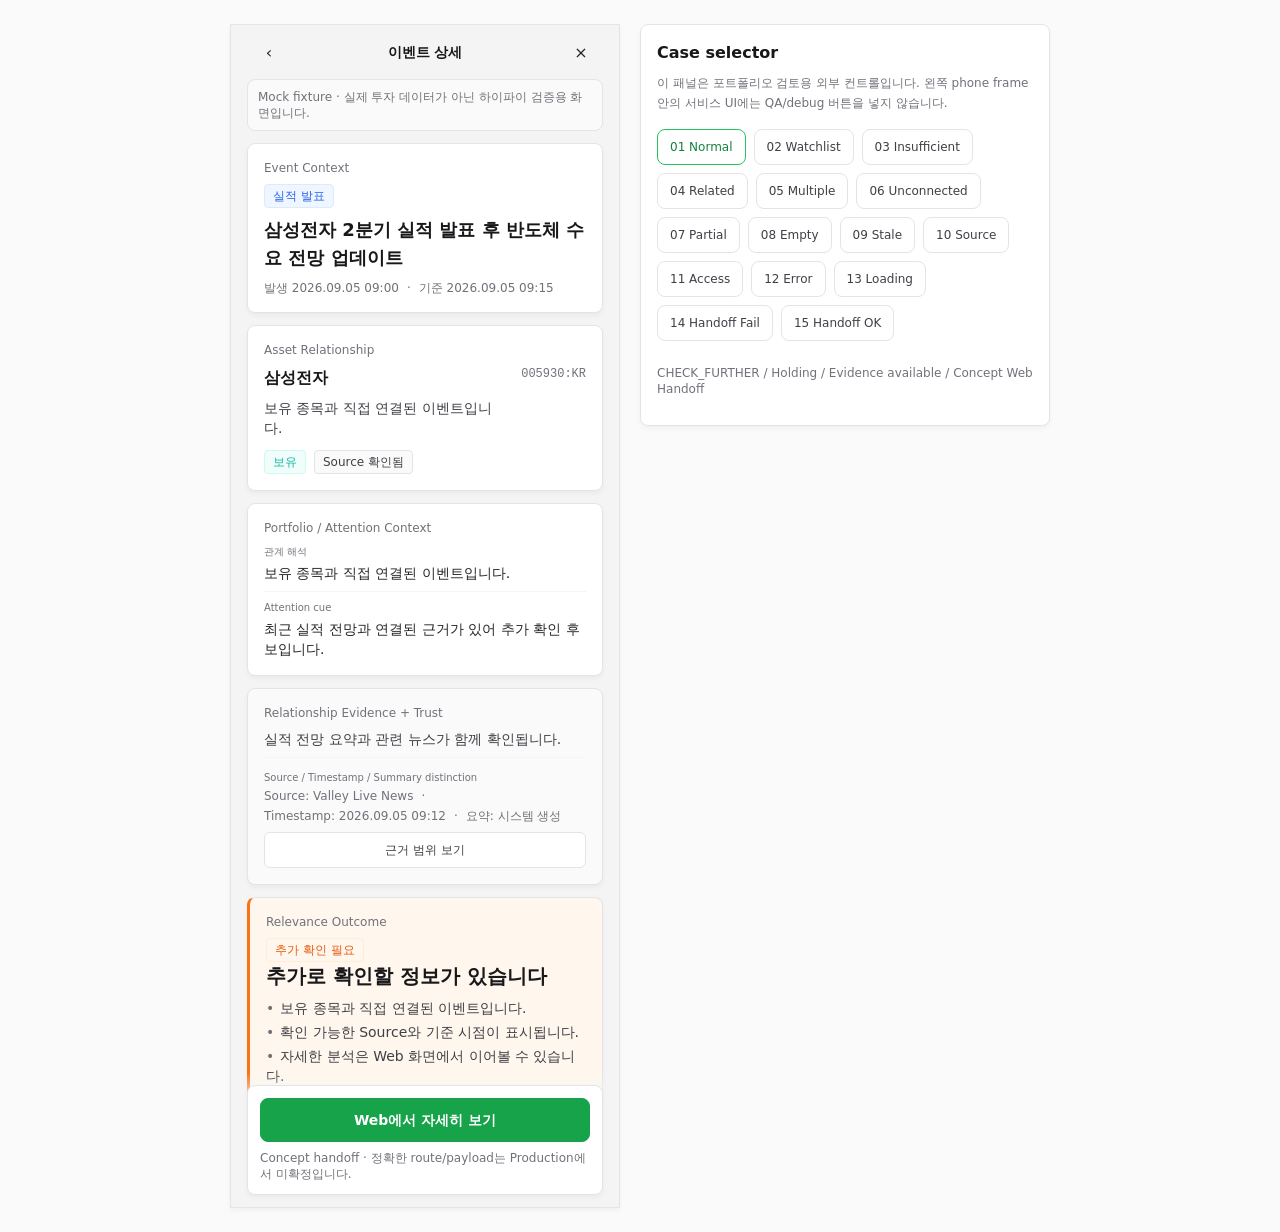
<file: prototype/high-fidelity/index.html>
<!doctype html>
<html lang="ko">
  <head>
    <meta charset="utf-8" />
    <meta name="viewport" content="width=device-width, initial-scale=1" />
    <title>Portfolio-aware Event Triage High-fidelity Frames</title>
    <link rel="stylesheet" href="../../design-system/tokens/valley-reference-tokens.css" />
    <style>
      * {
        box-sizing: border-box;
      }

      body {
        margin: 0;
        min-height: 100vh;
        background: var(--nf-surface-dashboard-desktop);
        color: var(--nf-text-body);
        font-family: var(--nf-font-sans);
      }

      button {
        font: inherit;
      }

      .review-shell {
        min-height: 100vh;
        display: grid;
        place-items: start center;
        padding: 24px;
      }

      .demo-layout {
        width: min(100%, 820px);
        display: grid;
        grid-template-columns: minmax(0, var(--frame-width, 390px)) minmax(260px, 1fr);
        gap: var(--nf-space-5);
        align-items: start;
      }

      .phone {
        width: min(100vw, var(--frame-width, 390px));
        min-height: var(--frame-height, 844px);
        background: var(--nf-surface-dashboard-mobile);
        border: 1px solid var(--nf-border-default);
        box-shadow: var(--nf-shadow-card);
        overflow: hidden;
      }

      .screen {
        position: relative;
        min-height: var(--frame-height, 844px);
        padding: 0 var(--nf-mobile-page-padding) 104px;
      }

      .topbar {
        height: var(--nf-gnb-height-reference);
        display: grid;
        grid-template-columns: 44px 1fr 44px;
        align-items: center;
        gap: var(--nf-space-2);
      }

      .icon-button {
        width: 44px;
        height: 44px;
        border: 0;
        border-radius: var(--nf-radius-lg);
        background: transparent;
        color: var(--nf-text-strong);
        display: grid;
        place-items: center;
        cursor: pointer;
      }

      .icon-button:focus-visible,
      .primary-cta:focus-visible,
      .secondary-action:focus-visible,
      .state-chip:focus-visible {
        outline: 2px solid var(--nf-border-focus);
        outline-offset: 2px;
      }

      .top-title {
        margin: 0;
        color: var(--nf-text-title);
        font-size: var(--nf-text-sm);
        line-height: var(--nf-leading-sm);
        font-weight: var(--nf-weight-semibold);
        text-align: center;
      }

      .disclosure {
        display: flex;
        gap: var(--nf-space-2);
        align-items: flex-start;
        margin-bottom: var(--nf-space-3);
        padding: 9px 10px;
        border: 1px solid var(--nf-border-default);
        border-radius: var(--nf-radius-lg);
        background: var(--nf-surface-card-muted);
        color: var(--nf-text-muted);
        font-size: var(--nf-text-xs);
        line-height: var(--nf-leading-xs);
      }

      .stack {
        display: grid;
        gap: var(--nf-space-3);
      }

      .card {
        border: 1px solid var(--nf-border-default);
        border-radius: var(--nf-radius-lg);
        background: var(--nf-surface-card);
        padding: var(--nf-mobile-card-padding);
        box-shadow: var(--nf-shadow-card);
      }

      .muted-card {
        background: var(--nf-surface-card-muted);
      }

      .section-kicker {
        margin: 0 0 var(--nf-space-2);
        color: var(--nf-text-muted);
        font-size: var(--nf-text-xs);
        line-height: var(--nf-leading-xs);
        font-weight: var(--nf-weight-medium);
      }

      .event-title {
        margin: var(--nf-space-2) 0;
        color: var(--nf-text-title);
        font-size: var(--nf-text-lg);
        line-height: var(--nf-leading-lg);
        font-weight: var(--nf-weight-semibold);
        letter-spacing: 0;
        overflow-wrap: anywhere;
      }

      .meta-row {
        display: flex;
        flex-wrap: wrap;
        gap: var(--nf-space-1) var(--nf-space-2);
        color: var(--nf-text-muted);
        font-size: var(--nf-text-xs);
        line-height: var(--nf-leading-xs);
        font-weight: var(--nf-weight-normal);
      }

      .badge-row {
        display: flex;
        flex-wrap: wrap;
        gap: var(--nf-space-2);
        align-items: center;
      }

      .badge {
        display: inline-flex;
        align-items: center;
        min-height: 24px;
        padding: 3px 8px;
        border: 1px solid var(--nf-border-default);
        border-radius: var(--nf-radius-sm);
        background: var(--nf-surface-card-muted);
        color: var(--nf-text-body);
        font-size: var(--nf-text-xs);
        line-height: var(--nf-leading-xs);
        font-weight: var(--nf-weight-medium);
      }

      .badge.event {
        background: var(--nf-semantic-info-50);
        border-color: var(--nf-semantic-info-100);
        color: var(--nf-text-info);
      }

      .badge.relationship {
        background: var(--nf-semantic-secondary-50);
        border-color: var(--nf-semantic-secondary-100);
        color: var(--nf-semantic-secondary-500);
      }

      .badge.watchlist {
        background: var(--nf-semantic-tertiary-50);
        border-color: var(--nf-semantic-tertiary-100);
        color: var(--nf-sky-600);
      }

      .badge.warning {
        background: var(--nf-semantic-warning-50);
        border-color: var(--nf-semantic-warning-100);
        color: var(--nf-text-warning);
      }

      .badge.error {
        background: var(--nf-semantic-error-50);
        border-color: var(--nf-semantic-error-100);
        color: var(--nf-text-error);
      }

      .asset-line {
        display: grid;
        grid-template-columns: 1fr auto;
        gap: var(--nf-space-3);
        align-items: start;
      }

      .asset-name {
        margin: 0;
        color: var(--nf-text-title);
        font-size: var(--nf-text-base);
        line-height: var(--nf-leading-base);
        font-weight: var(--nf-weight-semibold);
        overflow-wrap: anywhere;
      }

      .ticker {
        color: var(--nf-text-muted);
        font-family: var(--nf-font-mono);
        font-size: var(--nf-text-xs);
        line-height: var(--nf-leading-xs);
        white-space: nowrap;
      }

      .body-copy {
        margin: var(--nf-space-2) 0 0;
        color: var(--nf-text-body);
        font-size: var(--nf-text-sm);
        line-height: var(--nf-leading-sm);
        font-weight: var(--nf-weight-normal);
        overflow-wrap: anywhere;
      }

      .context-grid {
        display: grid;
        grid-template-columns: 1fr;
        gap: var(--nf-space-2);
      }

      .context-item {
        display: grid;
        gap: 3px;
        padding-top: var(--nf-space-2);
        border-top: 1px solid var(--nf-border-subtle);
      }

      .context-item:first-child {
        padding-top: 0;
        border-top: 0;
      }

      .label {
        color: var(--nf-text-muted);
        font-size: var(--nf-text-2xs);
        line-height: var(--nf-leading-2xs);
        font-weight: var(--nf-weight-normal);
      }

      .value {
        color: var(--nf-text-strong);
        font-size: var(--nf-text-sm);
        line-height: var(--nf-leading-sm);
        font-weight: var(--nf-weight-medium);
      }

      .evidence-summary {
        display: grid;
        gap: var(--nf-space-2);
      }

      .source-block {
        padding-top: var(--nf-space-2);
        border-top: 1px solid var(--nf-border-subtle);
      }

      .source-block .meta-row {
        margin-top: 2px;
      }

      .outcome {
        border-left: 3px solid var(--nf-outcome-check-border);
        background: var(--nf-outcome-check-bg);
      }

      .outcome.no-check {
        border-left-color: var(--nf-outcome-no-check-border);
        background: var(--nf-outcome-no-check-bg);
      }

      .outcome.insufficient {
        border-left-color: var(--nf-outcome-insufficient-border);
        background: var(--nf-outcome-insufficient-bg);
      }

      .outcome-title {
        margin: 0;
        color: var(--nf-text-title);
        font-size: var(--nf-text-xl);
        line-height: var(--nf-leading-xl);
        font-weight: var(--nf-weight-bold);
      }

      .reason-list {
        margin: var(--nf-space-2) 0 0;
        padding: 0;
        list-style: none;
        display: grid;
        gap: var(--nf-space-1);
      }

      .reason-list li {
        color: var(--nf-text-body);
        font-size: var(--nf-text-sm);
        line-height: var(--nf-leading-sm);
        font-weight: var(--nf-weight-normal);
      }

      .reason-list li::before {
        content: "•";
        margin-right: 6px;
        color: var(--nf-text-muted);
      }

      .sticky-area {
        position: absolute;
        left: 0;
        right: 0;
        bottom: 0;
        padding: var(--nf-space-3) var(--nf-mobile-page-padding) calc(var(--nf-space-3) + env(safe-area-inset-bottom));
        background: linear-gradient(180deg, #f4f4f500, var(--nf-surface-dashboard-mobile) 24%);
      }

      .handoff-card {
        border: 1px solid var(--nf-border-default);
        border-radius: var(--nf-radius-lg);
        background: var(--nf-surface-card);
        padding: var(--nf-space-3);
        box-shadow: var(--nf-shadow-card);
      }

      .primary-cta {
        width: 100%;
        min-height: var(--nf-min-touch-target);
        border: 1px solid var(--nf-semantic-primary-600);
        border-radius: var(--nf-radius-lg);
        background: var(--nf-semantic-primary-600);
        color: var(--nf-white);
        font-size: var(--nf-text-sm);
        line-height: var(--nf-leading-sm);
        font-weight: var(--nf-weight-semibold);
        cursor: pointer;
      }

      .primary-cta:disabled {
        border-color: var(--nf-border-default);
        background: var(--nf-semantic-basic-200);
        color: var(--nf-text-muted);
        cursor: not-allowed;
      }

      .secondary-action {
        min-height: 36px;
        border: 1px solid var(--nf-border-default);
        border-radius: var(--nf-radius-md);
        background: var(--nf-surface-card);
        color: var(--nf-text-body);
        padding: 0 var(--nf-space-3);
        font-size: var(--nf-text-xs);
        line-height: var(--nf-leading-xs);
        font-weight: var(--nf-weight-medium);
      }

      .demo-panel {
        position: sticky;
        top: 24px;
        border: 1px solid var(--nf-border-default);
        border-radius: var(--nf-radius-lg);
        background: var(--nf-surface-card);
        padding: var(--nf-space-4);
        box-shadow: var(--nf-shadow-card);
      }

      .demo-panel-title {
        margin: 0 0 var(--nf-space-2);
        color: var(--nf-text-title);
        font-size: var(--nf-text-base);
        line-height: var(--nf-leading-base);
        font-weight: var(--nf-weight-semibold);
      }

      .demo-panel-copy {
        margin: 0 0 var(--nf-space-4);
        color: var(--nf-text-muted);
        font-size: var(--nf-text-xs);
        line-height: var(--nf-leading-sm);
        font-weight: var(--nf-weight-normal);
      }

      .tabs {
        display: flex;
        flex-wrap: wrap;
        gap: var(--nf-space-2);
        padding: 0 0 var(--nf-space-3);
        margin-bottom: var(--nf-space-3);
      }

      .state-chip {
        flex: 0 0 auto;
        min-height: 36px;
        border: 1px solid var(--nf-border-default);
        border-radius: var(--nf-radius-lg);
        background: var(--nf-surface-card);
        color: var(--nf-text-body);
        padding: 0 var(--nf-space-3);
        font-size: var(--nf-text-xs);
        line-height: var(--nf-leading-xs);
        font-weight: var(--nf-weight-medium);
        cursor: pointer;
      }

      .state-chip[aria-pressed="true"] {
        border-color: var(--nf-semantic-primary-500);
        color: var(--nf-text-primary);
      }

      .frame-note {
        margin: 0 0 var(--nf-space-3);
        color: var(--nf-text-muted);
        font-size: var(--nf-text-xs);
        line-height: var(--nf-leading-xs);
        font-weight: var(--nf-weight-normal);
      }

      body.capture .demo-panel {
        display: none;
      }

      body.capture .demo-layout {
        width: min(100vw, var(--frame-width, 390px));
        display: block;
      }

      body.capture .disclosure {
        margin-top: 0;
      }

      .skeleton {
        height: 14px;
        border-radius: var(--nf-radius-sm);
        background: var(--nf-surface-skeleton);
      }

      .skeleton.wide {
        width: 100%;
      }

      .skeleton.mid {
        width: 72%;
      }

      .skeleton.short {
        width: 42%;
      }

      @media (max-width: 430px) {
        .review-shell {
          padding: 0;
        }

        .demo-layout {
          width: 100vw;
          display: block;
        }

        .phone {
          width: 100vw;
          min-height: 100vh;
          border: 0;
        }

        .screen {
          min-height: 100vh;
        }

        .event-title {
          font-size: var(--nf-text-base);
          line-height: var(--nf-leading-base);
        }

        .demo-panel {
          position: static;
          border-radius: 0;
          border-left: 0;
          border-right: 0;
          border-bottom: 0;
        }
      }
    </style>
  </head>
  <body>
    <div class="review-shell">
      <div class="demo-layout">
        <main class="phone" aria-label="Portfolio-aware Event Triage final service screen demo">
          <div class="screen">
            <header class="topbar" aria-label="화면 상단">
              <button class="icon-button" aria-label="이전 화면으로 돌아가기">‹</button>
              <h1 class="top-title">이벤트 상세</h1>
              <button class="icon-button" aria-label="닫기">×</button>
            </header>

            <section class="disclosure" aria-label="데이터 상태 안내" data-disclosure></section>

            <div class="stack" data-content></div>

            <section class="sticky-area" aria-label="Web 분석 이동">
              <div class="handoff-card">
                <button class="primary-cta" data-cta type="button"></button>
                <p class="frame-note" data-cta-note style="margin: 8px 0 0"></p>
              </div>
            </section>
          </div>
        </main>

        <aside class="demo-panel" aria-label="Demo state selector">
          <h2 class="demo-panel-title">Case selector</h2>
          <p class="demo-panel-copy">
            이 패널은 포트폴리오 검토용 외부 컨트롤입니다. 왼쪽 phone frame 안의 서비스 UI에는 QA/debug 버튼을 넣지 않습니다.
          </p>
          <nav class="tabs" aria-label="상태 변형 선택"></nav>
          <p class="frame-note" data-frame-note></p>
        </aside>
      </div>
    </div>

    <script>
      const states = {
        normal: {
          label: "01 Normal",
          note: "CHECK_FURTHER / Holding / Evidence available / Concept Web Handoff",
          disclosure: "Mock fixture · 실제 투자 데이터가 아닌 하이파이 검증용 화면입니다.",
          eventBadge: "실적 발표",
          eventTitle: "삼성전자 2분기 실적 발표 후 반도체 수요 전망 업데이트",
          eventMeta: ["발생 2026.09.05 09:00", "기준 2026.09.05 09:15"],
          relationshipBadge: "보유",
          relationshipKind: "relationship",
          asset: "삼성전자",
          ticker: "005930:KR",
          relation: "보유 종목과 직접 연결된 이벤트입니다.",
          attention: "최근 실적 전망과 연결된 근거가 있어 추가 확인 후보입니다.",
          dataState: "Source 확인됨",
          evidenceTitle: "실적 전망 요약과 관련 뉴스가 함께 확인됩니다.",
          evidenceMeta: ["Source: Valley Live News", "Timestamp: 2026.09.05 09:12", "요약: 시스템 생성"],
          outcomeClass: "",
          outcomeBadge: "추가 확인 필요",
          outcomeTitle: "추가로 확인할 정보가 있습니다",
          reasons: ["보유 종목과 직접 연결된 이벤트입니다.", "확인 가능한 Source와 기준 시점이 표시됩니다.", "자세한 분석은 Web 화면에서 이어볼 수 있습니다."],
          cta: "Web에서 자세히 보기",
          ctaNote: "Concept handoff · 정확한 route/payload는 Production에서 미확정입니다.",
          disabled: false
        },
        watchlist: {
          label: "02 Watchlist",
          note: "NO_IMMEDIATE_CHECK_NEEDED / Watchlist",
          disclosure: "Mock fixture · 관심종목은 보유로 표시하지 않습니다.",
          eventBadge: "기업 이벤트",
          eventTitle: "관심종목의 예정된 컨퍼런스 발표 일정 안내",
          eventMeta: ["예정 2026.09.06 14:00", "기준 2026.09.05 09:15"],
          relationshipBadge: "관심",
          relationshipKind: "watchlist",
          asset: "Rocket Lab",
          ticker: "RKLB",
          relation: "관심종목에 포함되어 있지만 보유 관계는 확인하지 않습니다.",
          attention: "현재 표시 가능한 범위에서는 즉시 확인 우선성이 높지 않습니다.",
          dataState: "관심 관계",
          evidenceTitle: "일정 정보와 관심종목 관계만 표시됩니다.",
          evidenceMeta: ["Source: Event Calendar", "Timestamp: 2026.09.05 09:10", "요약: 시스템 생성"],
          outcomeClass: "no-check",
          outcomeBadge: "즉시 확인 낮음",
          outcomeTitle: "지금 바로 확인할 필요는 낮습니다",
          reasons: ["관심종목 관계만 확인됩니다.", "현재 근거 범위에서 확인 우선성을 높일 신호는 제한적입니다."],
          cta: "관련 종목 분석 보기",
          ctaNote: "보유나 내 자산 영향으로 표현하지 않습니다.",
          disabled: false
        },
        insufficient: {
          label: "03 Insufficient",
          note: "INSUFFICIENT_DATA",
          disclosure: "Mock fixture · 판단에 필요한 관계 또는 근거가 부족합니다.",
          eventBadge: "뉴스",
          eventTitle: "공급망 관련 기사에서 복수 기업이 언급됨",
          eventMeta: ["발행 2026.09.05 08:42", "기준 확인 필요"],
          relationshipBadge: "관계 미확정",
          relationshipKind: "warning",
          asset: "관련 후보 자산",
          ticker: "UNKNOWN",
          relation: "개인 Portfolio 또는 Watchlist 관계를 확정할 수 없습니다.",
          attention: "부족한 관계 데이터가 먼저 해결되어야 합니다.",
          dataState: "정보 부족",
          evidenceTitle: "표시 가능한 근거가 일부만 확인됩니다.",
          evidenceMeta: ["Source: 부분 확인", "Timestamp: Unknown", "요약: 제한됨"],
          outcomeClass: "insufficient",
          outcomeBadge: "판단 보류",
          outcomeTitle: "판단을 보류합니다",
          reasons: ["개인 관계를 확인하기 위한 정보가 충분하지 않습니다.", "근거 출처 또는 기준 시점이 완전하지 않습니다."],
          cta: "데이터 부족",
          ctaNote: "Evidence-dependent handoff는 제한됩니다.",
          disabled: true
        },
        related: {
          label: "04 Related",
          note: "Related-only",
          disclosure: "Mock fixture · 관련 자산이지만 개인 보유/관심으로 확정하지 않습니다.",
          eventBadge: "산업 뉴스",
          eventTitle: "전기차 배터리 공급 계약 관련 업계 업데이트",
          eventMeta: ["발행 2026.09.05 07:55", "기준 2026.09.05 09:15"],
          relationshipBadge: "관련만",
          relationshipKind: "warning",
          asset: "LG에너지솔루션",
          ticker: "373220:KR",
          relation: "이벤트와 산업 관계는 있으나 개인 관계는 확인되지 않았습니다.",
          attention: "개인화 판단으로 과장하지 않고 관련 맥락만 표시합니다.",
          dataState: "개인 관계 없음",
          evidenceTitle: "산업 뉴스의 관련 자산 후보로 연결됩니다.",
          evidenceMeta: ["Source: Market News", "Timestamp: 2026.09.05 08:01", "요약: 시스템 생성"],
          outcomeClass: "insufficient",
          outcomeBadge: "판단 보류",
          outcomeTitle: "개인 관련성 판단은 보류합니다",
          reasons: ["보유 또는 관심 관계가 확인되지 않았습니다.", "자산 수준의 관련성만 표시합니다."],
          cta: "관련 종목 분석 보기",
          ctaNote: "Portfolio-aware handoff claim은 사용하지 않습니다.",
          disabled: false
        },
        multiple: {
          label: "05 Multiple",
          note: "Multiple Related Assets",
          disclosure: "Mock fixture · 대표 자산과 추가 관련 자산을 구분합니다.",
          eventBadge: "실적 발표",
          eventTitle: "AI 인프라 투자 확대가 복수 반도체 종목에 연결됨",
          eventMeta: ["발행 2026.09.05 08:20", "기준 2026.09.05 09:15"],
          relationshipBadge: "보유 + 추가 관련",
          relationshipKind: "relationship",
          asset: "SK하이닉스",
          ticker: "000660:KR",
          relation: "대표 자산은 보유 관계, 추가 자산은 관련 후보로 분리됩니다.",
          attention: "대표 선정은 mock-only이며 Production 우선순위 로직은 미확정입니다.",
          dataState: "복수 관련",
          evidenceTitle: "동일 이벤트가 여러 자산에 연결됩니다.",
          evidenceMeta: ["Source: Analyst Brief", "Timestamp: 2026.09.05 08:33", "추가: 삼성전자, NVIDIA"],
          outcomeClass: "",
          outcomeBadge: "추가 확인 필요",
          outcomeTitle: "대표 자산 기준으로 더 볼 정보가 있습니다",
          reasons: ["대표 자산과 추가 관련 자산이 분리되어 표시됩니다.", "Production 대표 자산 로직은 확정하지 않습니다."],
          cta: "Web에서 자세히 보기",
          ctaNote: "복수 자산 context는 concept summary로만 표시됩니다.",
          disabled: false
        },
        unconnected: {
          label: "06 Unconnected",
          note: "Portfolio Unconnected",
          disclosure: "Mock fixture · 개인 Portfolio Context를 확인할 수 없습니다.",
          eventBadge: "뉴스",
          eventTitle: "미국 기술주 섹터 전망 관련 업데이트",
          eventMeta: ["발행 2026.09.05 08:10", "기준 2026.09.05 09:15"],
          relationshipBadge: "미연결",
          relationshipKind: "warning",
          asset: "Technology Sector",
          ticker: "SECTOR",
          relation: "Portfolio 또는 Watchlist 관계를 확인할 수 없습니다.",
          attention: "개인 관련성 대신 일반 이벤트 맥락만 표시합니다.",
          dataState: "Portfolio 미확인",
          evidenceTitle: "개인 관계 없이 일반 Source만 확인됩니다.",
          evidenceMeta: ["Source: Market Brief", "Timestamp: 2026.09.05 08:18", "요약: 시스템 생성"],
          outcomeClass: "insufficient",
          outcomeBadge: "판단 보류",
          outcomeTitle: "개인 관련성 판단을 보류합니다",
          reasons: ["Portfolio Context가 연결되지 않았습니다.", "보유나 영향으로 단정하지 않습니다."],
          cta: "Portfolio Context 필요",
          ctaNote: "연결 flow는 이번 화면 범위 밖입니다.",
          disabled: true
        },
        partial: {
          label: "07 Partial",
          note: "Partial",
          disclosure: "Mock fixture · 일부 근거만 표시됩니다.",
          eventBadge: "공시",
          eventTitle: "해외 자회사 관련 공시 일부 항목 확인 중",
          eventMeta: ["발행 2026.09.05 08:04", "기준 일부 확인"],
          relationshipBadge: "부분 확인",
          relationshipKind: "warning",
          asset: "현대차",
          ticker: "005380:KR",
          relation: "Asset 관계는 있으나 Portfolio 관계 근거가 일부 누락되었습니다.",
          attention: "확정 check-status보다 데이터 한계를 먼저 보여줍니다.",
          dataState: "부분 데이터",
          evidenceTitle: "일부 source만 확인되어 요약 범위가 제한됩니다.",
          evidenceMeta: ["Source: 일부 공시", "Timestamp: 2026.09.05 08:04", "누락: 관계 근거"],
          outcomeClass: "insufficient",
          outcomeBadge: "판단 보류",
          outcomeTitle: "일부 정보만으로는 판단하지 않습니다",
          reasons: ["관계 또는 Source 입력이 완전하지 않습니다.", "부족한 정보가 먼저 표시됩니다."],
          cta: "근거 확인 필요",
          ctaNote: "Handoff는 disabled 또는 caveated 처리합니다.",
          disabled: true
        },
        empty: {
          label: "08 Empty",
          note: "Empty Evidence",
          disclosure: "Mock fixture · 표시 가능한 근거가 없습니다.",
          eventBadge: "이벤트",
          eventTitle: "관련 이벤트 후보가 있으나 표시 가능한 근거 없음",
          eventMeta: ["발생 시점 Unknown", "기준 Unknown"],
          relationshipBadge: "근거 없음",
          relationshipKind: "warning",
          asset: "후보 자산",
          ticker: "UNKNOWN",
          relation: "관계 판단에 사용할 표시 근거가 없습니다.",
          attention: "근거 부재를 중요도 낮음으로 해석하지 않습니다.",
          dataState: "Evidence 없음",
          evidenceTitle: "현재 표시 가능한 Source가 없습니다.",
          evidenceMeta: ["Source: unavailable", "Timestamp: Unknown", "요약: 제공하지 않음"],
          outcomeClass: "insufficient",
          outcomeBadge: "판단 보류",
          outcomeTitle: "근거 없이 판단하지 않습니다",
          reasons: ["표시 가능한 근거가 없습니다.", "새 근거를 생성하거나 추정하지 않습니다."],
          cta: "근거 없음",
          ctaNote: "Evidence-dependent destination은 사용할 수 없습니다.",
          disabled: true
        },
        stale: {
          label: "09 Stale",
          note: "Stale",
          disclosure: "Mock fixture · 기준 시점이 오래됐을 수 있습니다.",
          eventBadge: "뉴스",
          eventTitle: "반도체 업황 업데이트와 기존 관심 자산 관계",
          eventMeta: ["발행 2026.09.04 15:20", "마지막 확인 2026.09.04 16:00"],
          relationshipBadge: "관심",
          relationshipKind: "watchlist",
          asset: "ASML",
          ticker: "ASML",
          relation: "관심 관계는 확인되지만 기준 시점이 오래됐을 수 있습니다.",
          attention: "최신 개인 관계처럼 단정하지 않습니다.",
          dataState: "오래된 데이터",
          evidenceTitle: "이전 기준 Source로만 확인됩니다.",
          evidenceMeta: ["Source: Watchlist Update", "Timestamp: 2026.09.04 16:00", "상태: Stale"],
          outcomeClass: "insufficient",
          outcomeBadge: "판단 보류",
          outcomeTitle: "최신 기준 확인이 필요합니다",
          reasons: ["마지막 확인 시점이 함께 표시됩니다.", "임의 freshness threshold는 만들지 않습니다."],
          cta: "최신 정보 확인 필요",
          ctaNote: "Concept CTA만 가능하며 SLA는 미확정입니다.",
          disabled: true
        },
        source: {
          label: "10 Source",
          note: "Source Unavailable",
          disclosure: "Mock fixture · Source를 확인할 수 없습니다.",
          eventBadge: "속보",
          eventTitle: "기업 발표 관련 속보 Source 확인 실패",
          eventMeta: ["발행 2026.09.05 08:59", "기준 Source unavailable"],
          relationshipBadge: "Source 확인 불가",
          relationshipKind: "warning",
          asset: "NAVER",
          ticker: "035420:KR",
          relation: "자산 후보는 있으나 Source가 확인되지 않습니다.",
          attention: "숨겨진 근거를 전제로 Outcome을 만들지 않습니다.",
          dataState: "Source unavailable",
          evidenceTitle: "원문 Source를 불러오지 못했습니다.",
          evidenceMeta: ["Source: unavailable", "Timestamp: 2026.09.05 08:59", "요약: 제한됨"],
          outcomeClass: "insufficient",
          outcomeBadge: "판단 보류",
          outcomeTitle: "출처 확인 전에는 판단하지 않습니다",
          reasons: ["Source-backed outcome은 표시하지 않습니다.", "Retry 또는 닫기만 제공합니다."],
          cta: "Source 다시 확인",
          ctaNote: "Source-dependent Web 이동은 제한됩니다.",
          disabled: true
        },
        permission: {
          label: "11 Access",
          note: "Permission / Access",
          disclosure: "Mock fixture · 권한 제한은 Event 중요도와 별개입니다.",
          eventBadge: "공시",
          eventTitle: "권한이 필요한 원문 근거가 포함된 이벤트",
          eventMeta: ["발행 2026.09.05 07:40", "기준 2026.09.05 09:15"],
          relationshipBadge: "권한 제한",
          relationshipKind: "error",
          asset: "테슬라",
          ticker: "TSLA",
          relation: "일부 Source 또는 destination 접근 권한이 제한됩니다.",
          attention: "권한 부족을 부정적 Event처럼 표현하지 않습니다.",
          dataState: "Access 제한",
          evidenceTitle: "일부 Source 확인에 권한이 필요합니다.",
          evidenceMeta: ["Source: restricted", "Timestamp: 2026.09.05 07:40", "요약: 제한됨"],
          outcomeClass: "insufficient",
          outcomeBadge: "판단 보류",
          outcomeTitle: "접근 제한으로 판단을 보류합니다",
          reasons: ["숨겨진 데이터를 근거로 Outcome을 만들지 않습니다.", "권한 확인은 별도 flow입니다."],
          cta: "권한 필요",
          ctaNote: "접근 flow는 이번 화면 범위 밖입니다.",
          disabled: true
        },
        error: {
          label: "12 Error",
          note: "Generic Error",
          disclosure: "Mock fixture · 정보를 불러오지 못했습니다.",
          eventBadge: "오류",
          eventTitle: "이벤트 정보를 불러올 수 없음",
          eventMeta: ["발생 시점 확인 불가", "기준 Unknown"],
          relationshipBadge: "판단 불가",
          relationshipKind: "error",
          asset: "불러오기 실패",
          ticker: "ERROR",
          relation: "현재 화면에서 관계를 확인할 수 없습니다.",
          attention: "오류 상태에서는 Outcome을 숨기거나 판단 불가로 처리합니다.",
          dataState: "Error",
          evidenceTitle: "근거 영역을 불러오지 못했습니다.",
          evidenceMeta: ["Source: unavailable", "Timestamp: Unknown", "Recovery: Retry"],
          outcomeClass: "insufficient",
          outcomeBadge: "판단 불가",
          outcomeTitle: "정보를 불러온 뒤 다시 확인하세요",
          reasons: ["오류 상태에서 결론을 만들지 않습니다.", "다시 시도 또는 닫기를 제공합니다."],
          cta: "다시 시도",
          ctaNote: "Event/Asset context가 있으면 유지합니다.",
          disabled: false
        },
        loading: {
          label: "13 Loading",
          note: "Loading",
          loading: true,
          disclosure: "Mock fixture · 정보를 불러오는 중입니다.",
          cta: "불러오는 중",
          ctaNote: "Loading 상태에서는 확정 Outcome을 표시하지 않습니다.",
          disabled: true
        },
        handoffFail: {
          label: "14 Handoff Fail",
          note: "Handoff Failure",
          disclosure: "Mock fixture · Web 이동 실패 후에도 현재 context를 유지합니다.",
          eventBadge: "실적 발표",
          eventTitle: "삼성전자 2분기 실적 발표 후 반도체 수요 전망 업데이트",
          eventMeta: ["발생 2026.09.05 09:00", "기준 2026.09.05 09:15"],
          relationshipBadge: "보유",
          relationshipKind: "relationship",
          asset: "삼성전자",
          ticker: "005930:KR",
          relation: "보유 종목과 직접 연결된 이벤트입니다.",
          attention: "Web 이동 실패와 관계 판단은 분리해 표시합니다.",
          dataState: "Handoff error",
          evidenceTitle: "실패 후에도 근거 요약은 유지됩니다.",
          evidenceMeta: ["Source: Valley Live News", "Timestamp: 2026.09.05 09:12", "Error: Web 이동 실패"],
          outcomeClass: "",
          outcomeBadge: "추가 확인 필요",
          outcomeTitle: "현재 화면의 판단 context는 유지됩니다",
          reasons: ["Event, Asset, Relationship, Outcome이 남아 있습니다.", "Production payload 보존은 주장하지 않습니다."],
          cta: "다시 시도",
          ctaNote: "Web 분석으로 이동하지 못했습니다.",
          disabled: false
        },
        handoffSuccess: {
          label: "15 Handoff OK",
          note: "Handoff Success Simulation",
          disclosure: "Mock fixture · 성공 화면은 concept simulation입니다.",
          eventBadge: "실적 발표",
          eventTitle: "삼성전자 2분기 실적 발표 후 반도체 수요 전망 업데이트",
          eventMeta: ["발생 2026.09.05 09:00", "기준 2026.09.05 09:15"],
          relationshipBadge: "보유",
          relationshipKind: "relationship",
          asset: "삼성전자",
          ticker: "005930:KR",
          relation: "보유 종목과 직접 연결된 이벤트입니다.",
          attention: "Web destination category만 표시합니다.",
          dataState: "Simulation",
          evidenceTitle: "전달 예정 context summary를 화면에 유지합니다.",
          evidenceMeta: ["Destination: 실적 및 전망", "Payload: blocked", "Back behavior: not tested"],
          outcomeClass: "",
          outcomeBadge: "추가 확인 필요",
          outcomeTitle: "Web에서 이어볼 context가 준비되었습니다",
          reasons: ["목적지 category와 요약만 표시합니다.", "정확한 route와 payload는 확정하지 않습니다."],
          cta: "실적 및 전망으로 이동",
          ctaNote: "Success simulation · production handoff는 미검증입니다.",
          disabled: false
        }
      };

      const stateOrder = [
        "normal",
        "watchlist",
        "insufficient",
        "related",
        "multiple",
        "unconnected",
        "partial",
        "empty",
        "stale",
        "source",
        "permission",
        "error",
        "loading",
        "handoffFail",
        "handoffSuccess"
      ];

      const params = new URLSearchParams(window.location.search);
      let current = states[params.get("state")] ? params.get("state") : "normal";
      if (params.get("capture") === "1") {
        document.body.classList.add("capture");
      }

      const tabs = document.querySelector(".tabs");
      const content = document.querySelector("[data-content]");
      const disclosure = document.querySelector("[data-disclosure]");
      const frameNote = document.querySelector("[data-frame-note]");
      const cta = document.querySelector("[data-cta]");
      const ctaNote = document.querySelector("[data-cta-note]");

      function card(className, inner) {
        return `<section class="card ${className || ""}">${inner}</section>`;
      }

      function renderLoading(data) {
        disclosure.textContent = data.disclosure;
        frameNote.textContent = data.note;
        content.innerHTML = [
          card("", `<p class="section-kicker">Event Context</p><div class="skeleton short"></div><div style="height:8px"></div><div class="skeleton wide"></div><div style="height:8px"></div><div class="skeleton mid"></div>`),
          card("", `<p class="section-kicker">Asset Relationship</p><div class="skeleton mid"></div><div style="height:8px"></div><div class="skeleton wide"></div>`),
          card("muted-card", `<p class="section-kicker">Relationship Evidence + Trust</p><div class="skeleton wide"></div><div style="height:8px"></div><div class="skeleton short"></div>`)
        ].join("");
      }

      function renderState(key) {
        const data = states[key];
        frameNote.textContent = data.note;
        disclosure.textContent = data.disclosure;
        cta.textContent = data.cta;
        cta.disabled = data.disabled;
        ctaNote.textContent = data.ctaNote;

        if (data.loading) {
          renderLoading(data);
          return;
        }

        const eventCard = card("", `
          <p class="section-kicker">Event Context</p>
          <div class="badge-row"><span class="badge event">${data.eventBadge}</span></div>
          <h2 class="event-title">${data.eventTitle}</h2>
          <div class="meta-row">${data.eventMeta.map((item) => `<span>${item}</span>`).join("<span>·</span>")}</div>
        `);

        const assetCard = card("", `
          <p class="section-kicker">Asset Relationship</p>
          <div class="asset-line">
            <div>
              <p class="asset-name">${data.asset}</p>
              <p class="body-copy">${data.relation}</p>
            </div>
            <span class="ticker">${data.ticker}</span>
          </div>
          <div class="badge-row" style="margin-top: 12px">
            <span class="badge ${data.relationshipKind}">${data.relationshipBadge}</span>
            <span class="badge">${data.dataState}</span>
          </div>
        `);

        const contextCard = card("", `
          <p class="section-kicker">Portfolio / Attention Context</p>
          <div class="context-grid">
            <div class="context-item">
              <span class="label">관계 해석</span>
              <span class="value">${data.relation}</span>
            </div>
            <div class="context-item">
              <span class="label">Attention cue</span>
              <span class="value">${data.attention}</span>
            </div>
          </div>
        `);

        const evidenceCard = card("muted-card", `
          <p class="section-kicker">Relationship Evidence + Trust</p>
          <div class="evidence-summary">
            <p class="body-copy" style="margin:0">${data.evidenceTitle}</p>
            <div class="source-block">
              <span class="label">Source / Timestamp / Summary distinction</span>
              <div class="meta-row">${data.evidenceMeta.map((item) => `<span>${item}</span>`).join("<span>·</span>")}</div>
            </div>
            <button class="secondary-action" type="button">근거 범위 보기</button>
          </div>
        `);

        const outcomeCard = card(`outcome ${data.outcomeClass}`, `
          <p class="section-kicker">Relevance Outcome</p>
          <div class="badge-row"><span class="badge warning">${data.outcomeBadge}</span></div>
          <h2 class="outcome-title">${data.outcomeTitle}</h2>
          <ul class="reason-list">${data.reasons.map((reason) => `<li>${reason}</li>`).join("")}</ul>
        `);

        content.innerHTML = [eventCard, assetCard, contextCard, evidenceCard, outcomeCard].join("");
      }

      function renderTabs() {
        tabs.innerHTML = stateOrder
          .map((key) => `<button class="state-chip" type="button" data-state="${key}" aria-pressed="${key === current}">${states[key].label}</button>`)
          .join("");
        tabs.addEventListener("click", (event) => {
          const button = event.target.closest("[data-state]");
          if (!button) return;
          current = button.dataset.state;
          history.replaceState(null, "", `?state=${current}`);
          document.querySelectorAll("[data-state]").forEach((chip) => {
            chip.setAttribute("aria-pressed", String(chip.dataset.state === current));
          });
          renderState(current);
        });
      }

      renderTabs();
      renderState(current);
    </script>
  </body>
</html>
</file>
<file: design-system/tokens/valley-reference-tokens.css>
:root {
  /* Source note:
     These tokens are a compact reference set derived from user-provided Valley AI
     developer-tools CSS. They are for design practice, not an official Valley system. */

  /* Primitive neutral */
  --nf-white: #fff;
  --nf-black: #000;
  --nf-zinc-50: #fafafa;
  --nf-zinc-100: #f4f4f5;
  --nf-zinc-200: #e4e4e7;
  --nf-zinc-300: #d4d4d8;
  --nf-zinc-400: #a1a1aa;
  --nf-zinc-500: #71717a;
  --nf-zinc-600: #52525b;
  --nf-zinc-700: #3f3f46;
  --nf-zinc-800: #27272a;
  --nf-zinc-900: #18181b;
  --nf-zinc-950: #09090b;

  /* Primitive accent */
  --nf-green-50: #f0fdf4;
  --nf-green-100: #dcfce7;
  --nf-green-200: #bbf7d0;
  --nf-green-300: #86efac;
  --nf-green-400: #4ade80;
  --nf-green-500: #22c55e;
  --nf-green-600: #16a34a;
  --nf-green-700: #15803d;
  --nf-green-800: #166534;
  --nf-green-900: #14532d;
  --nf-teal-50: #f0fdfa;
  --nf-teal-100: #ccfbf1;
  --nf-teal-200: #99f6e4;
  --nf-teal-500: #14b8a6;
  --nf-teal-600: #0d9488;
  --nf-sky-50: #f0f9ff;
  --nf-sky-100: #e0f2fe;
  --nf-sky-200: #bae6fd;
  --nf-sky-500: #0ea5e9;
  --nf-sky-600: #0284c7;
  --nf-blue-50: #eff6ff;
  --nf-blue-100: #dbeafe;
  --nf-blue-500: #3b82f6;
  --nf-blue-600: #2563eb;
  --nf-orange-50: #fff7ed;
  --nf-orange-100: #ffedd5;
  --nf-orange-200: #fed7aa;
  --nf-orange-500: #f97316;
  --nf-orange-600: #ea580c;
  --nf-red-50: #fef2f2;
  --nf-red-100: #fee2e2;
  --nf-red-200: #fecaca;
  --nf-red-500: #ef4444;
  --nf-red-600: #dc2626;

  /* Semantic */
  --nf-semantic-basic-50: var(--nf-zinc-50);
  --nf-semantic-basic-100: var(--nf-zinc-100);
  --nf-semantic-basic-200: var(--nf-zinc-200);
  --nf-semantic-basic-300: var(--nf-zinc-300);
  --nf-semantic-basic-400: var(--nf-zinc-400);
  --nf-semantic-basic-500: var(--nf-zinc-500);
  --nf-semantic-basic-600: var(--nf-zinc-600);
  --nf-semantic-basic-700: var(--nf-zinc-700);
  --nf-semantic-basic-800: var(--nf-zinc-800);
  --nf-semantic-basic-900: var(--nf-zinc-900);
  --nf-semantic-primary-50: var(--nf-green-50);
  --nf-semantic-primary-100: var(--nf-green-100);
  --nf-semantic-primary-500: var(--nf-green-500);
  --nf-semantic-primary-600: var(--nf-green-600);
  --nf-semantic-primary-700: var(--nf-green-700);
  --nf-semantic-secondary-50: var(--nf-teal-50);
  --nf-semantic-secondary-100: var(--nf-teal-100);
  --nf-semantic-secondary-500: var(--nf-teal-500);
  --nf-semantic-tertiary-50: var(--nf-sky-50);
  --nf-semantic-tertiary-100: var(--nf-sky-100);
  --nf-semantic-tertiary-500: var(--nf-sky-500);
  --nf-semantic-info-50: var(--nf-blue-50);
  --nf-semantic-info-100: var(--nf-blue-100);
  --nf-semantic-info-500: var(--nf-blue-500);
  --nf-semantic-warning-50: var(--nf-orange-50);
  --nf-semantic-warning-100: var(--nf-orange-100);
  --nf-semantic-warning-500: var(--nf-orange-500);
  --nf-semantic-error-50: var(--nf-red-50);
  --nf-semantic-error-100: var(--nf-red-100);
  --nf-semantic-error-500: var(--nf-red-500);

  /* Surfaces */
  --nf-surface-dashboard-mobile: var(--nf-semantic-basic-100);
  --nf-surface-dashboard-desktop: var(--nf-semantic-basic-50);
  --nf-surface-card: var(--nf-white);
  --nf-surface-card-muted: var(--nf-semantic-basic-50);
  --nf-surface-card-header: var(--nf-semantic-basic-100);
  --nf-surface-dropdown: var(--nf-white);
  --nf-surface-skeleton: var(--nf-semantic-basic-200);
  --nf-surface-toast: var(--nf-white);

  /* Text */
  --nf-text-title: var(--nf-semantic-basic-900);
  --nf-text-strong: var(--nf-semantic-basic-800);
  --nf-text-body: var(--nf-semantic-basic-700);
  --nf-text-muted: var(--nf-semantic-basic-500);
  --nf-text-disabled: var(--nf-semantic-basic-400);
  --nf-text-primary: var(--nf-semantic-primary-700);
  --nf-text-info: var(--nf-blue-600);
  --nf-text-warning: var(--nf-orange-600);
  --nf-text-error: var(--nf-red-600);

  /* Border */
  --nf-border-subtle: var(--nf-semantic-basic-100);
  --nf-border-default: var(--nf-semantic-basic-200);
  --nf-border-strong: var(--nf-semantic-basic-300);
  --nf-border-focus: var(--nf-semantic-primary-500);
  --nf-border-warning: var(--nf-semantic-warning-500);
  --nf-border-error: var(--nf-semantic-error-500);

  /* Typography */
  --nf-font-sans: "Pretendard Variable", Pretendard, ui-sans-serif, system-ui, sans-serif;
  --nf-font-mono: ui-monospace, SFMono-Regular, Menlo, Monaco, Consolas, monospace;
  --nf-text-2xs: 0.625rem;
  --nf-text-xs: 0.75rem;
  --nf-text-sm: 0.875rem;
  --nf-text-base: 1rem;
  --nf-text-lg: 1.125rem;
  --nf-text-xl: 1.25rem;
  --nf-text-2xl: 1.5rem;
  --nf-leading-2xs: 1rem;
  --nf-leading-xs: 1rem;
  --nf-leading-sm: 1.25rem;
  --nf-leading-base: 1.5rem;
  --nf-leading-lg: 1.75rem;
  --nf-leading-xl: 1.75rem;
  --nf-leading-2xl: 2rem;
  --nf-weight-normal: 400;
  --nf-weight-medium: 500;
  --nf-weight-semibold: 600;
  --nf-weight-bold: 700;

  /* Spacing */
  --nf-space-1: 0.25rem;
  --nf-space-2: 0.5rem;
  --nf-space-3: 0.75rem;
  --nf-space-4: 1rem;
  --nf-space-5: 1.25rem;
  --nf-space-6: 1.5rem;
  --nf-space-8: 2rem;

  /* Radius and shadow */
  --nf-radius-xs: 0.125rem;
  --nf-radius-base: 0.188rem;
  --nf-radius-sm: 0.25rem;
  --nf-radius-md: 0.375rem;
  --nf-radius-lg: 0.5rem;
  --nf-radius-xl: 0.75rem;
  --nf-radius-2xl: 1rem;
  --nf-shadow-card: 0 3px 5px #0000000a;

  /* Layout */
  --nf-mobile-page-padding: 1rem;
  --nf-mobile-card-padding: 1rem;
  --nf-min-touch-target: 44px;
  --nf-gnb-height-reference: 54px;

  /* Outcome surfaces */
  --nf-outcome-check-bg: var(--nf-semantic-warning-50);
  --nf-outcome-check-border: var(--nf-semantic-warning-500);
  --nf-outcome-check-text: var(--nf-text-warning);
  --nf-outcome-no-check-bg: var(--nf-semantic-basic-50);
  --nf-outcome-no-check-border: var(--nf-semantic-basic-200);
  --nf-outcome-no-check-text: var(--nf-text-body);
  --nf-outcome-insufficient-bg: var(--nf-semantic-warning-50);
  --nf-outcome-insufficient-border: var(--nf-semantic-warning-500);
  --nf-outcome-insufficient-text: var(--nf-text-warning);
}

@media (prefers-reduced-motion: reduce), (update: slow) {
  *,
  *::before,
  *::after {
    scroll-behavior: auto !important;
    transition-duration: 1ms !important;
    animation-duration: 1ms !important;
    animation-iteration-count: 1 !important;
  }
}
</file>
